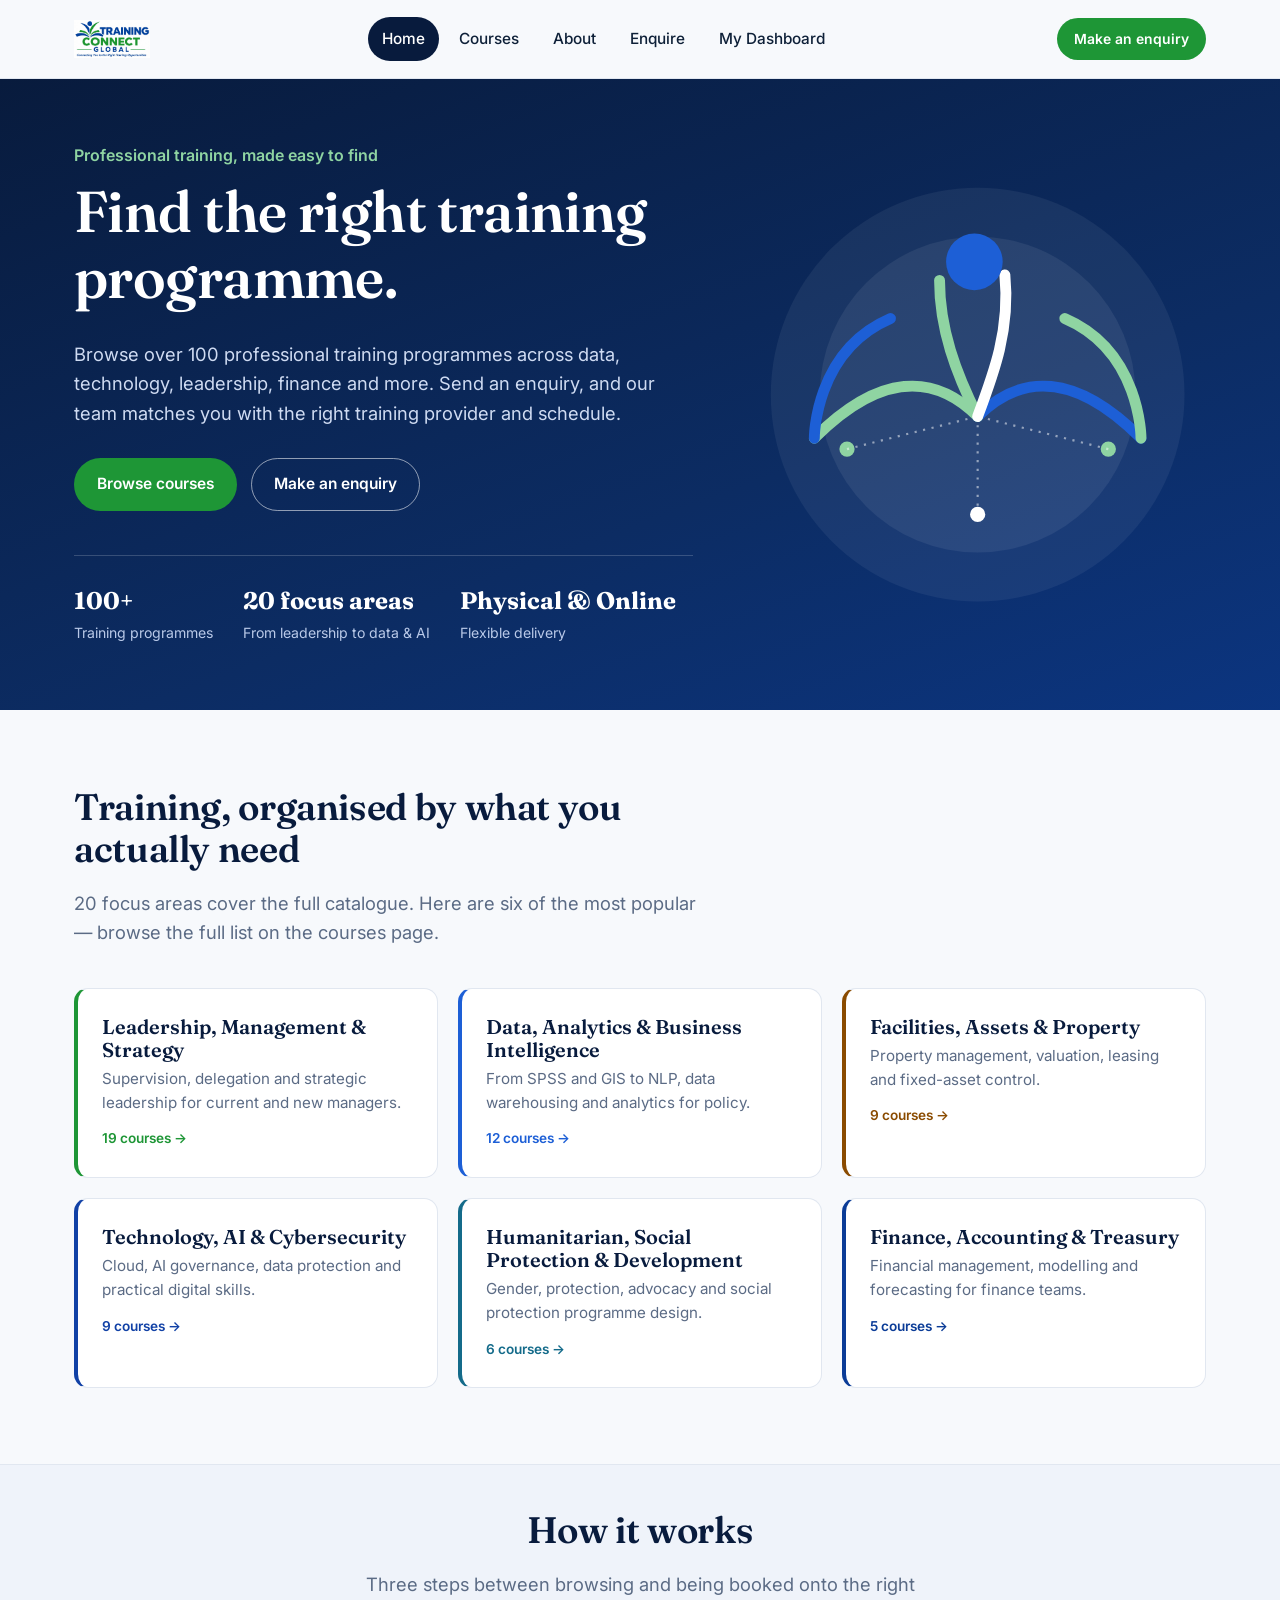
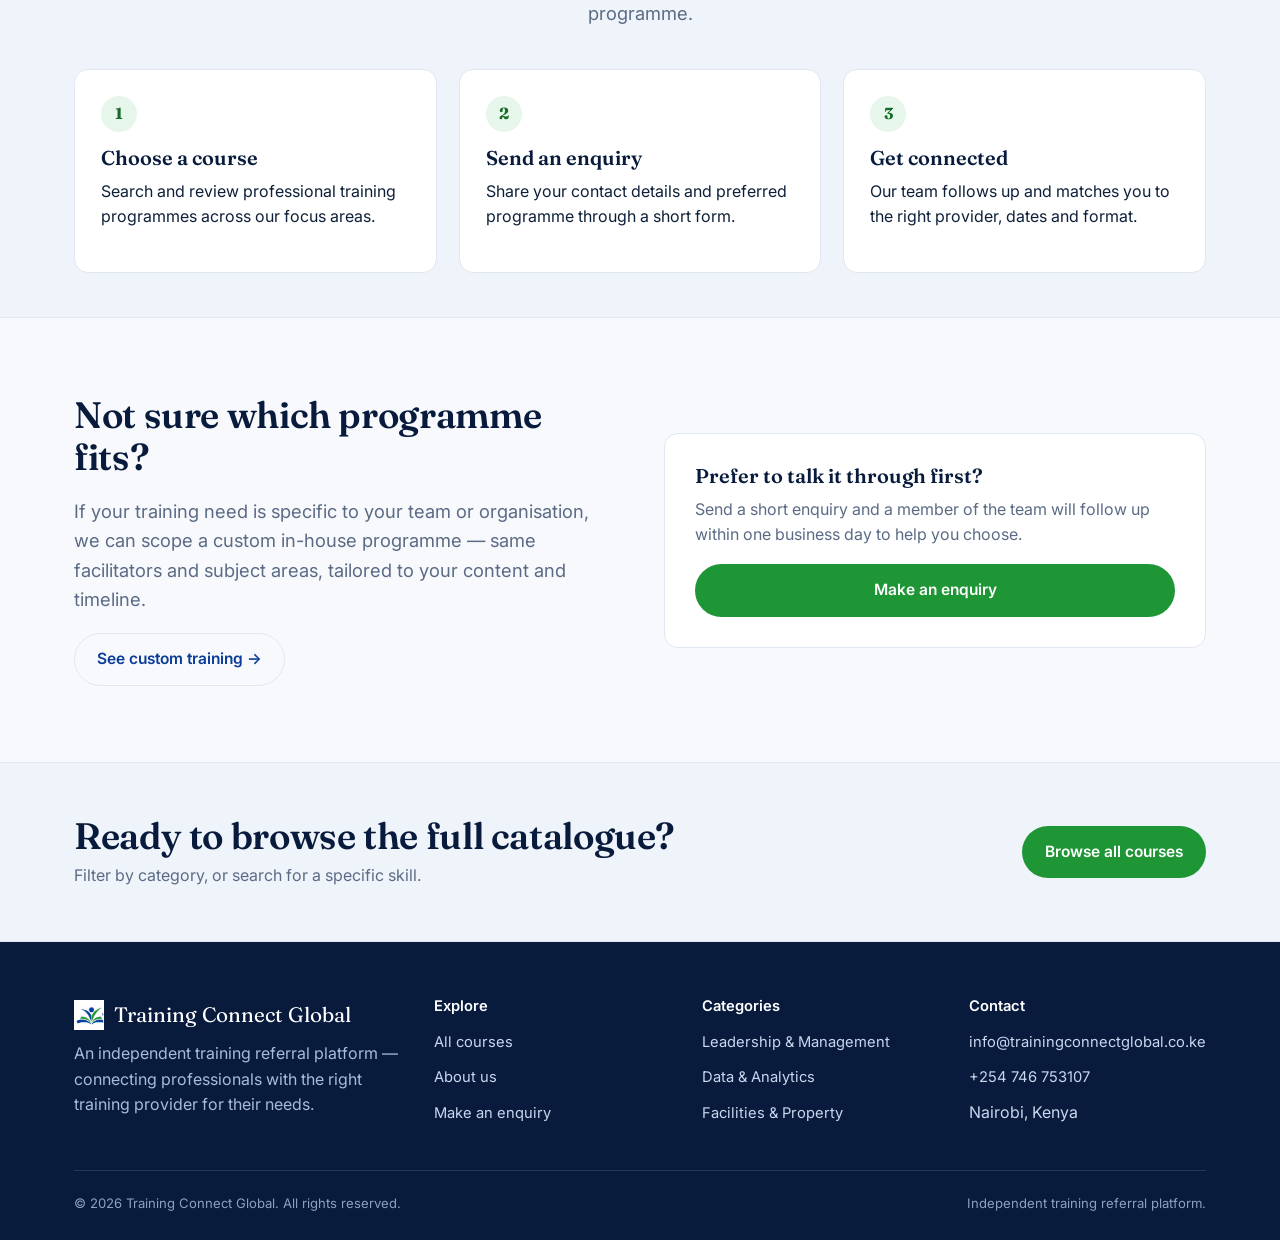
<file: index.html>
<!doctype html>
<html lang="en">
<head>
<meta charset="utf-8">
<meta name="viewport" content="width=device-width,initial-scale=1">
<title>Training Connect Global — Connecting You to the Right Training Opportunities</title>
<meta name="description" content="Browse professional training programmes across data, ICT, leadership, finance, HR and more, and get connected with the right training provider.">
<link rel="icon" href="assets/favicon-32.png" sizes="32x32">
<link rel="apple-touch-icon" href="assets/favicon-192.png">
<link rel="preconnect" href="https://fonts.googleapis.com">
<link rel="preconnect" href="https://fonts.gstatic.com" crossorigin>
<link href="https://fonts.googleapis.com/css2?family=Fraunces:opsz,wght@9..144,500;9..144,600;9..144,700&family=Inter:wght@400;500;600;700&display=swap" rel="stylesheet">
<link rel="stylesheet" href="css/styles.css">
</head>
<body data-page="home">

<header class="site-header">
  <div class="wrap">
    <a class="brand" href="index.html"><img src="assets/logo.png" alt="Training Connect Global"></a>
    <nav class="main-nav">
      <a href="index.html" data-nav="home">Home</a>
      <a href="courses.html" data-nav="courses">Courses</a>
      <a href="about.html" data-nav="about">About</a>
      <a href="enquire.html" data-nav="enquire">Enquire</a>
      <a href="dashboard.html" data-nav="dashboard">My Dashboard</a>
    </nav>
    <div class="nav-actions">
      <button class="nav-toggle" aria-label="Toggle menu" aria-expanded="false"><span class="bar bar-top"></span><span class="bar bar-mid"></span><span class="bar bar-bottom"></span></button>
      <a class="btn btn-primary btn-sm" href="enquire.html">Make an enquiry</a>
    </div>
  </div>
</header>

<main>
  <section class="hero">
    <div class="wrap">
      <div class="hero-copy">
        <p class="hero-kicker">Professional training, made easy to find</p>
        <h1>Find the right training programme.</h1>
        <p class="lede">Browse over 100 professional training programmes across data, technology, leadership, finance and more. Send an enquiry, and our team matches you with the right training provider and schedule.</p>
        <div class="hero-ctas">
          <a class="btn btn-primary" href="courses.html">Browse courses</a>
          <a class="btn btn-outline" href="enquire.html">Make an enquiry</a>
        </div>
        <div class="hero-stats">
          <div><b>100+</b><span>Training programmes</span></div>
          <div><b>20 focus areas</b><span>From leadership to data &amp; AI</span></div>
          <div><b>Physical &amp; Online</b><span>Flexible delivery</span></div>
        </div>
      </div>
      <div class="hero-figure" aria-hidden="true">
        <svg viewBox="0 0 420 420" xmlns="http://www.w3.org/2000/svg">
          <circle cx="210" cy="210" r="190" fill="#ffffff" opacity="0.06"/>
          <circle cx="210" cy="210" r="145" fill="#ffffff" opacity="0.07"/>
          <path d="M60 250 C 120 190, 170 190, 210 230" stroke="#8FD4A2" stroke-width="10" fill="none" stroke-linecap="round"/>
          <path d="M60 250 C 60 250, 60 170, 130 140" stroke="#1D5FD6" stroke-width="10" fill="none" stroke-linecap="round"/>
          <path d="M360 250 C 300 190, 250 190, 210 230" stroke="#1D5FD6" stroke-width="10" fill="none" stroke-linecap="round"/>
          <path d="M360 250 C 360 250, 360 170, 290 140" stroke="#8FD4A2" stroke-width="10" fill="none" stroke-linecap="round"/>
          <path d="M210 230 C 190 190, 175 150, 175 105" stroke="#8FD4A2" stroke-width="10" fill="none" stroke-linecap="round"/>
          <path d="M210 230 C 225 190, 240 150, 235 100" stroke="#ffffff" stroke-width="10" fill="none" stroke-linecap="round"/>
          <circle cx="207" cy="88" r="26" fill="#1D5FD6"/>
          <circle cx="90" cy="260" r="7" fill="#8FD4A2"/>
          <circle cx="330" cy="260" r="7" fill="#8FD4A2"/>
          <circle cx="210" cy="320" r="7" fill="#ffffff"/>
          <line x1="210" y1="230" x2="210" y2="320" stroke="#ffffff" stroke-width="2" opacity="0.5" stroke-dasharray="2 6"/>
          <line x1="90" y1="260" x2="210" y2="230" stroke="#ffffff" stroke-width="2" opacity="0.5" stroke-dasharray="2 6"/>
          <line x1="330" y1="260" x2="210" y2="230" stroke="#ffffff" stroke-width="2" opacity="0.5" stroke-dasharray="2 6"/>
        </svg>
      </div>
    </div>
  </section>

  <section class="section" id="categories">
    <div class="wrap">
      <div class="section-head">
        <h2>Training, organised by what you actually need</h2>
        <p class="lede">20 focus areas cover the full catalogue. Here are six of the most popular — browse the full list on the courses page.</p>
      </div>
      <div class="cat-grid">
        <a class="cat-card" style="--accent:#1E9636" href="courses.html?cat=leadership-management-strategy">
          <h3>Leadership, Management &amp; Strategy</h3>
          <p>Supervision, delegation and strategic leadership for current and new managers.</p>
          <span class="count">19 courses →</span>
        </a>
        <a class="cat-card" style="--accent:#1D5FD6" href="courses.html?cat=data-analytics-business-intelligence">
          <h3>Data, Analytics &amp; Business Intelligence</h3>
          <p>From SPSS and GIS to NLP, data warehousing and analytics for policy.</p>
          <span class="count">12 courses →</span>
        </a>
        <a class="cat-card" style="--accent:#8A4B00" href="courses.html?cat=facilities-assets-property">
          <h3>Facilities, Assets &amp; Property</h3>
          <p>Property management, valuation, leasing and fixed-asset control.</p>
          <span class="count">9 courses →</span>
        </a>
        <a class="cat-card" style="--accent:#1141A6" href="courses.html?cat=technology-ai-cybersecurity">
          <h3>Technology, AI &amp; Cybersecurity</h3>
          <p>Cloud, AI governance, data protection and practical digital skills.</p>
          <span class="count">9 courses →</span>
        </a>
        <a class="cat-card" style="--accent:#146B8A" href="courses.html?cat=humanitarian-social-protection">
          <h3>Humanitarian, Social Protection &amp; Development</h3>
          <p>Gender, protection, advocacy and social protection programme design.</p>
          <span class="count">6 courses →</span>
        </a>
        <a class="cat-card" style="--accent:#0B3C97" href="courses.html?cat=finance-accounting-treasury">
          <h3>Finance, Accounting &amp; Treasury</h3>
          <p>Financial management, modelling and forecasting for finance teams.</p>
          <span class="count">5 courses →</span>
        </a>
      </div>
    </div>
  </section>

  <section class="section section-tight" style="background:var(--paper-alt);border-top:1px solid var(--line);border-bottom:1px solid var(--line)">
    <div class="wrap">
      <div class="section-head center" style="margin-left:auto;margin-right:auto">
        <h2>How it works</h2>
        <p class="lede" style="margin-left:auto;margin-right:auto">Three steps between browsing and being booked onto the right programme.</p>
      </div>
      <div class="steps">
        <div class="step">
          <div class="num">1</div>
          <h3>Choose a course</h3>
          <p>Search and review professional training programmes across our focus areas.</p>
        </div>
        <div class="step">
          <div class="num">2</div>
          <h3>Send an enquiry</h3>
          <p>Share your contact details and preferred programme through a short form.</p>
        </div>
        <div class="step">
          <div class="num">3</div>
          <h3>Get connected</h3>
          <p>Our team follows up and matches you to the right provider, dates and format.</p>
        </div>
      </div>
    </div>
  </section>

  <section class="section">
    <div class="wrap two-col">
      <div>
        <h2>Not sure which programme fits?</h2>
        <p class="lede">If your training need is specific to your team or organisation, we can scope a custom in-house programme — same facilitators and subject areas, tailored to your content and timeline.</p>
        <a class="btn btn-line" href="courses.html?cat=custom">See custom training →</a>
      </div>
      <div class="panel">
        <h3>Prefer to talk it through first?</h3>
        <p class="muted">Send a short enquiry and a member of the team will follow up within one business day to help you choose.</p>
        <a class="btn btn-primary btn-block" href="enquire.html">Make an enquiry</a>
      </div>
    </div>
  </section>

  <section class="cta-band">
    <div class="wrap">
      <div>
        <h2>Ready to browse the full catalogue?</h2>
        <p class="muted" style="margin:0">Filter by category, or search for a specific skill.</p>
      </div>
      <a class="btn btn-primary" href="courses.html">Browse all courses</a>
    </div>
  </section>
</main>

<footer class="site-footer">
  <div class="wrap">
    <div class="foot-grid">
      <div>
        <div class="foot-brand"><img class="mark" src="assets/icon-square.png" alt=""> Training Connect Global</div>
        <p class="muted" style="color:#A9BBDD">An independent training referral platform — connecting professionals with the right training provider for their needs.</p>
      </div>
      <div>
        <h4>Explore</h4>
        <ul>
          <li><a href="courses.html">All courses</a></li>
          <li><a href="about.html">About us</a></li>
          <li><a href="enquire.html">Make an enquiry</a></li>
        </ul>
      </div>
      <div>
        <h4>Categories</h4>
        <ul>
          <li><a href="courses.html?cat=leadership-management-strategy">Leadership &amp; Management</a></li>
          <li><a href="courses.html?cat=data-analytics-business-intelligence">Data &amp; Analytics</a></li>
          <li><a href="courses.html?cat=facilities-assets-property">Facilities &amp; Property</a></li>
        </ul>
      </div>
      <div>
        <h4>Contact</h4>
        <ul>
          <li><a href="mailto:info@trainingconnectglobal.co.ke">info@trainingconnectglobal.co.ke</a></li>
          <li><a href="tel:+254746753107">+254 746 753107</a></li>
          <li>Nairobi, Kenya</li>
        </ul>
      </div>
    </div>
    <div class="foot-bottom">
      <span>© <span data-year></span> Training Connect Global. All rights reserved.</span>
      <span>Independent training referral platform.</span>
    </div>
  </div>
</footer>

<script src="js/courses-data.js"></script>
<script src="js/app.js"></script>
</body>
</html>
</file>
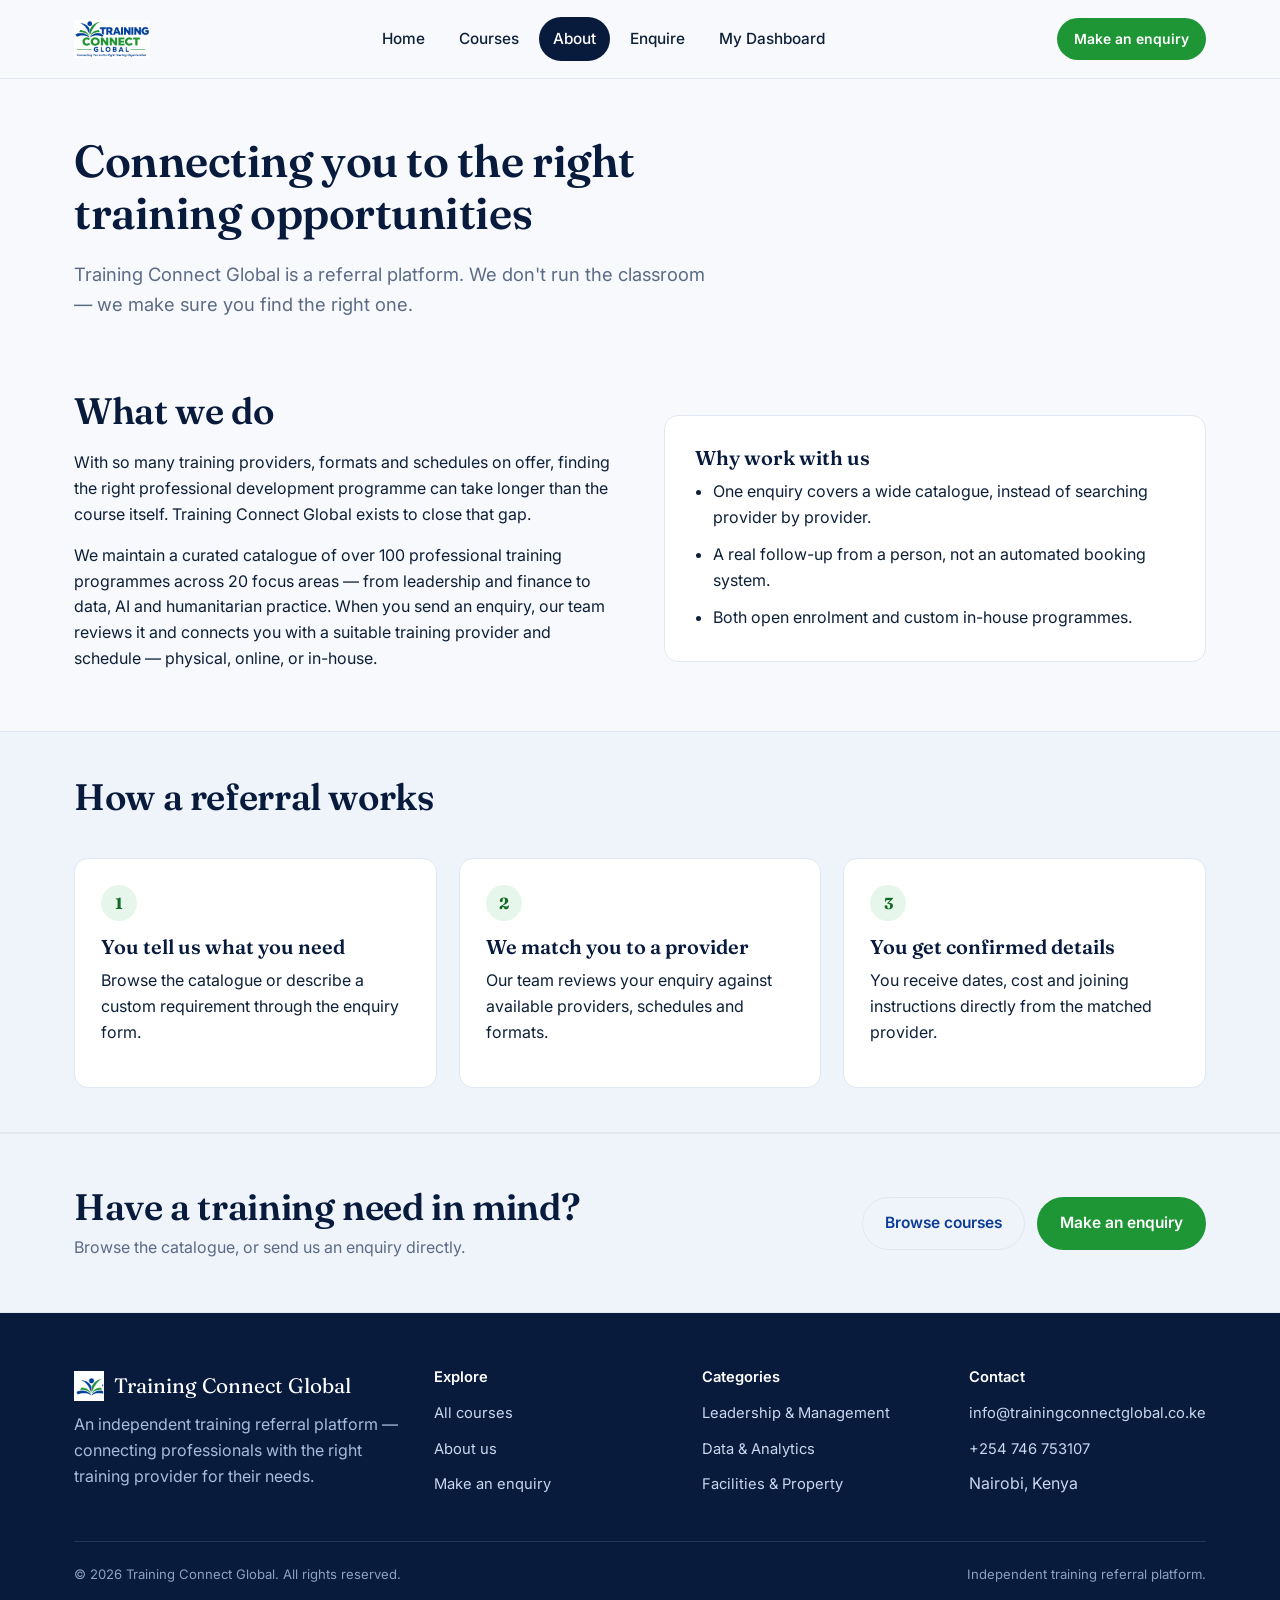
<file: about.html>
<!doctype html>
<html lang="en">
<head>
<meta charset="utf-8">
<meta name="viewport" content="width=device-width,initial-scale=1">
<title>About Us — Training Connect Global</title>
<meta name="description" content="Training Connect Global is an independent training referral platform connecting professionals with the right training provider.">
<link rel="icon" href="assets/favicon-32.png" sizes="32x32">
<link rel="apple-touch-icon" href="assets/favicon-192.png">
<link rel="preconnect" href="https://fonts.googleapis.com">
<link rel="preconnect" href="https://fonts.gstatic.com" crossorigin>
<link href="https://fonts.googleapis.com/css2?family=Fraunces:opsz,wght@9..144,500;9..144,600;9..144,700&family=Inter:wght@400;500;600;700&display=swap" rel="stylesheet">
<link rel="stylesheet" href="css/styles.css">
</head>
<body data-page="about">

<header class="site-header">
  <div class="wrap">
    <a class="brand" href="index.html"><img src="assets/logo.png" alt="Training Connect Global"></a>
    <nav class="main-nav">
      <a href="index.html" data-nav="home">Home</a>
      <a href="courses.html" data-nav="courses">Courses</a>
      <a href="about.html" data-nav="about">About</a>
      <a href="enquire.html" data-nav="enquire">Enquire</a>
      <a href="dashboard.html" data-nav="dashboard">My Dashboard</a>
    </nav>
    <div class="nav-actions">
      <button class="nav-toggle" aria-label="Toggle menu" aria-expanded="false"><span class="bar bar-top"></span><span class="bar bar-mid"></span><span class="bar bar-bottom"></span></button>
      <a class="btn btn-primary btn-sm" href="enquire.html">Make an enquiry</a>
    </div>
  </div>
</header>

<main>
  <section class="section" style="padding-top:56px;padding-bottom:8px">
    <div class="wrap">
      <div class="section-head" style="margin-bottom:0">
        <h1 style="font-size:clamp(2rem,4vw,2.8rem)">Connecting you to the right training opportunities</h1>
        <p class="lede">Training Connect Global is a referral platform. We don't run the classroom — we make sure you find the right one.</p>
      </div>
    </div>
  </section>

  <section class="section-tight">
    <div class="wrap two-col">
      <div>
        <h2>What we do</h2>
        <p>With so many training providers, formats and schedules on offer, finding the right professional development programme can take longer than the course itself. Training Connect Global exists to close that gap.</p>
        <p>We maintain a curated catalogue of over 100 professional training programmes across 20 focus areas — from leadership and finance to data, AI and humanitarian practice. When you send an enquiry, our team reviews it and connects you with a suitable training provider and schedule — physical, online, or in-house.</p>
      </div>
      <div class="panel">
        <h3>Why work with us</h3>
        <ul style="margin:0;display:flex;flex-direction:column;gap:12px;padding-left:1.1em">
          <li>One enquiry covers a wide catalogue, instead of searching provider by provider.</li>
          <li>A real follow-up from a person, not an automated booking system.</li>
          <li>Both open enrolment and custom in-house programmes.</li>
        </ul>
      </div>
    </div>
  </section>

  <section class="section-tight" style="background:var(--paper-alt);border-top:1px solid var(--line);border-bottom:1px solid var(--line)">
    <div class="wrap">
      <div class="section-head">
        <h2>How a referral works</h2>
      </div>
      <div class="steps">
        <div class="step">
          <div class="num">1</div>
          <h3>You tell us what you need</h3>
          <p>Browse the catalogue or describe a custom requirement through the enquiry form.</p>
        </div>
        <div class="step">
          <div class="num">2</div>
          <h3>We match you to a provider</h3>
          <p>Our team reviews your enquiry against available providers, schedules and formats.</p>
        </div>
        <div class="step">
          <div class="num">3</div>
          <h3>You get confirmed details</h3>
          <p>You receive dates, cost and joining instructions directly from the matched provider.</p>
        </div>
      </div>
    </div>
  </section>

  <section class="cta-band">
    <div class="wrap">
      <div>
        <h2>Have a training need in mind?</h2>
        <p class="muted" style="margin:0">Browse the catalogue, or send us an enquiry directly.</p>
      </div>
      <div style="display:flex;gap:12px;flex-wrap:wrap">
        <a class="btn btn-line" href="courses.html">Browse courses</a>
        <a class="btn btn-primary" href="enquire.html">Make an enquiry</a>
      </div>
    </div>
  </section>
</main>

<footer class="site-footer">
  <div class="wrap">
    <div class="foot-grid">
      <div>
        <div class="foot-brand"><img class="mark" src="assets/icon-square.png" alt=""> Training Connect Global</div>
        <p class="muted" style="color:#A9BBDD">An independent training referral platform — connecting professionals with the right training provider for their needs.</p>
      </div>
      <div>
        <h4>Explore</h4>
        <ul>
          <li><a href="courses.html">All courses</a></li>
          <li><a href="about.html">About us</a></li>
          <li><a href="enquire.html">Make an enquiry</a></li>
        </ul>
      </div>
      <div>
        <h4>Categories</h4>
        <ul>
          <li><a href="courses.html?cat=leadership-management-strategy">Leadership &amp; Management</a></li>
          <li><a href="courses.html?cat=data-analytics-business-intelligence">Data &amp; Analytics</a></li>
          <li><a href="courses.html?cat=facilities-assets-property">Facilities &amp; Property</a></li>
        </ul>
      </div>
      <div>
        <h4>Contact</h4>
        <ul>
          <li><a href="mailto:info@trainingconnectglobal.co.ke">info@trainingconnectglobal.co.ke</a></li>
          <li><a href="tel:+254746753107">+254 746 753107</a></li>
          <li>Nairobi, Kenya</li>
        </ul>
      </div>
    </div>
    <div class="foot-bottom">
      <span>© <span data-year></span> Training Connect Global. All rights reserved.</span>
      <span>Independent training referral platform.</span>
    </div>
  </div>
</footer>

<script src="js/courses-data.js"></script>
<script src="js/app.js"></script>
</body>
</html>
</file>
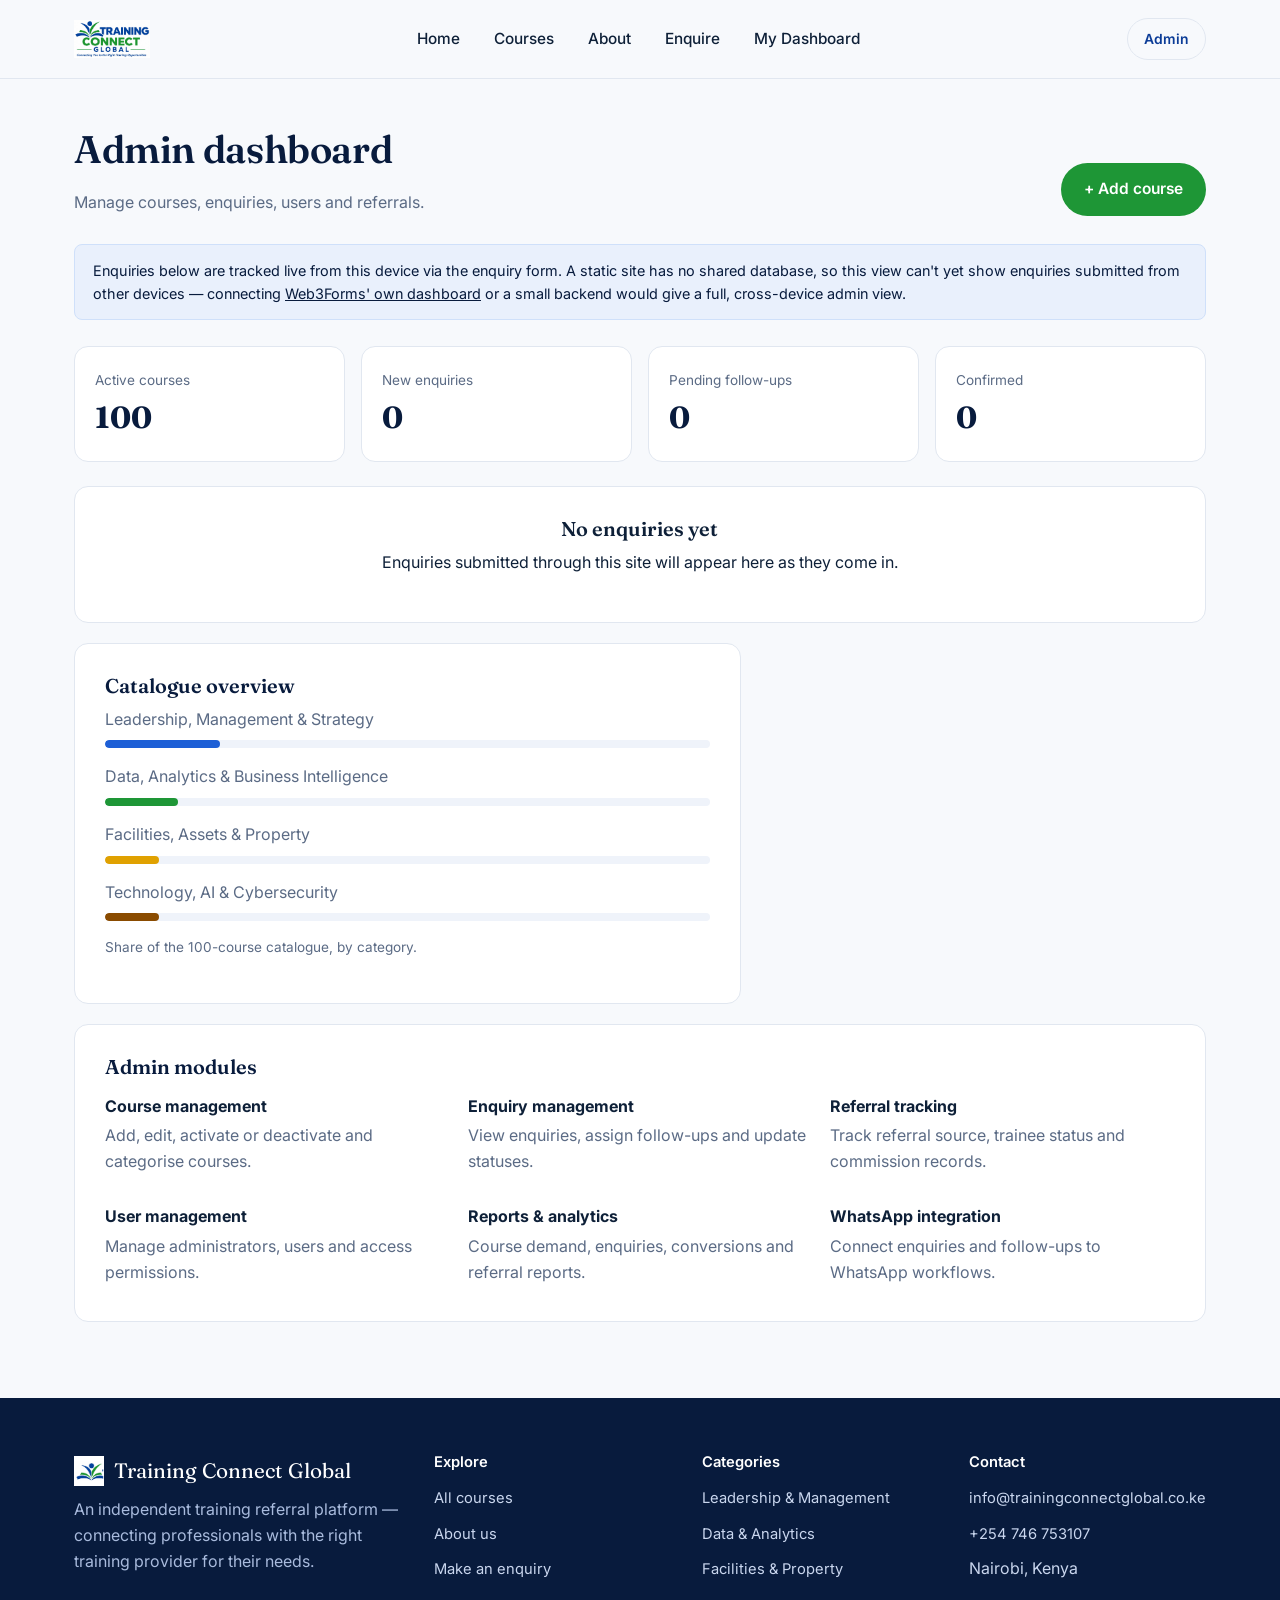
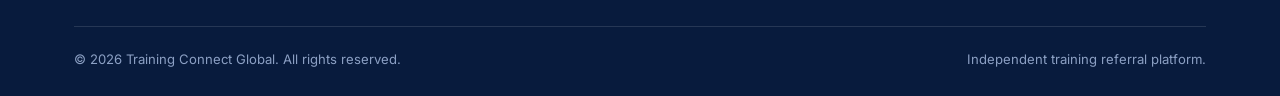
<file: admin.html>
<!doctype html>
<html lang="en">
<head>
<meta charset="utf-8">
<meta name="viewport" content="width=device-width,initial-scale=1">
<title>Admin Dashboard — Training Connect Global</title>
<link rel="icon" href="assets/favicon-32.png" sizes="32x32">
<link rel="apple-touch-icon" href="assets/favicon-192.png">
<link rel="preconnect" href="https://fonts.googleapis.com">
<link rel="preconnect" href="https://fonts.gstatic.com" crossorigin>
<link href="https://fonts.googleapis.com/css2?family=Fraunces:opsz,wght@9..144,500;9..144,600;9..144,700&family=Inter:wght@400;500;600;700&display=swap" rel="stylesheet">
<link rel="stylesheet" href="css/styles.css">
</head>
<body data-page="admin">

<header class="site-header">
  <div class="wrap">
    <a class="brand" href="index.html"><img src="assets/logo.png" alt="Training Connect Global"></a>
    <nav class="main-nav">
      <a href="index.html" data-nav="home">Home</a>
      <a href="courses.html" data-nav="courses">Courses</a>
      <a href="about.html" data-nav="about">About</a>
      <a href="enquire.html" data-nav="enquire">Enquire</a>
      <a href="dashboard.html" data-nav="dashboard">My Dashboard</a>
    </nav>
    <div class="nav-actions">
      <button class="nav-toggle" aria-label="Toggle menu" aria-expanded="false"><span class="bar bar-top"></span><span class="bar bar-mid"></span><span class="bar bar-bottom"></span></button>
      <a class="btn btn-line btn-sm" href="admin.html">Admin</a>
    </div>
  </div>
</header>

<main>
  <section class="section" style="padding-top:48px">
    <div class="wrap">
      <div class="dash-head">
        <div>
          <h1 style="font-size:clamp(1.8rem,3.5vw,2.4rem)">Admin dashboard</h1>
          <p class="muted" style="margin:0">Manage courses, enquiries, users and referrals.</p>
        </div>
        <a class="btn btn-primary" href="courses.html">+ Add course</a>
      </div>

      <div class="notice">Enquiries below are tracked live from this device via the enquiry form. A static site has no shared database, so this view can't yet show enquiries submitted from other devices — connecting <a href="https://web3forms.com" target="_blank" rel="noopener" style="color:var(--navy);text-decoration:underline">Web3Forms' own dashboard</a> or a small backend would give a full, cross-device admin view.</div>

      <div class="stat-row">
        <div class="stat"><span>Active courses</span><b id="statActiveCourses">0</b></div>
        <div class="stat"><span>New enquiries</span><b id="statNewEnquiries">0</b></div>
        <div class="stat"><span>Pending follow-ups</span><b id="statPendingFollowups">0</b></div>
        <div class="stat"><span>Confirmed</span><b id="statConfirmed">0</b></div>
      </div>

      <div class="dash-grid">
        <div class="panel" id="adminTableWrap" hidden>
          <h3>Recent enquiries</h3>
          <table>
            <thead><tr><th>Name</th><th>Course</th><th>Email</th><th>Status</th></tr></thead>
            <tbody id="adminTableBody"></tbody>
          </table>
        </div>
        <div class="panel empty-state" id="adminEmptyState" style="grid-column:1/-1">
          <h3>No enquiries yet</h3>
          <p>Enquiries submitted through this site will appear here as they come in.</p>
        </div>
        <div class="panel">
          <h3>Catalogue overview</h3>
          <p class="muted" style="margin:0 0 4px">Leadership, Management &amp; Strategy</p>
          <div class="bar-track"><span class="bar-fill" style="width:19%"></span></div>
          <p class="muted" style="margin:0 0 4px">Data, Analytics &amp; Business Intelligence</p>
          <div class="bar-track"><span class="bar-fill" style="width:12%;background:var(--green)"></span></div>
          <p class="muted" style="margin:0 0 4px">Facilities, Assets &amp; Property</p>
          <div class="bar-track"><span class="bar-fill" style="width:9%;background:#E0A100"></span></div>
          <p class="muted" style="margin:0 0 4px">Technology, AI &amp; Cybersecurity</p>
          <div class="bar-track"><span class="bar-fill" style="width:9%;background:#8A4B00"></span></div>
          <p class="small-note" style="margin-top:10px">Share of the 100-course catalogue, by category.</p>
        </div>
      </div>

      <div class="panel" style="margin-top:20px">
        <h3>Admin modules</h3>
        <div class="module-grid">
          <div><b>Course management</b><p class="muted" style="margin:4px 0 0">Add, edit, activate or deactivate and categorise courses.</p></div>
          <div><b>Enquiry management</b><p class="muted" style="margin:4px 0 0">View enquiries, assign follow-ups and update statuses.</p></div>
          <div><b>Referral tracking</b><p class="muted" style="margin:4px 0 0">Track referral source, trainee status and commission records.</p></div>
          <div><b>User management</b><p class="muted" style="margin:4px 0 0">Manage administrators, users and access permissions.</p></div>
          <div><b>Reports &amp; analytics</b><p class="muted" style="margin:4px 0 0">Course demand, enquiries, conversions and referral reports.</p></div>
          <div><b>WhatsApp integration</b><p class="muted" style="margin:4px 0 0">Connect enquiries and follow-ups to WhatsApp workflows.</p></div>
        </div>
      </div>
    </div>
  </section>
</main>

<footer class="site-footer">
  <div class="wrap">
    <div class="foot-grid">
      <div>
        <div class="foot-brand"><img class="mark" src="assets/icon-square.png" alt=""> Training Connect Global</div>
        <p class="muted" style="color:#A9BBDD">An independent training referral platform — connecting professionals with the right training provider for their needs.</p>
      </div>
      <div>
        <h4>Explore</h4>
        <ul>
          <li><a href="courses.html">All courses</a></li>
          <li><a href="about.html">About us</a></li>
          <li><a href="enquire.html">Make an enquiry</a></li>
        </ul>
      </div>
      <div>
        <h4>Categories</h4>
        <ul>
          <li><a href="courses.html?cat=leadership-management-strategy">Leadership &amp; Management</a></li>
          <li><a href="courses.html?cat=data-analytics-business-intelligence">Data &amp; Analytics</a></li>
          <li><a href="courses.html?cat=facilities-assets-property">Facilities &amp; Property</a></li>
        </ul>
      </div>
      <div>
        <h4>Contact</h4>
        <ul>
          <li><a href="mailto:info@trainingconnectglobal.co.ke">info@trainingconnectglobal.co.ke</a></li>
          <li><a href="tel:+254746753107">+254 746 753107</a></li>
          <li>Nairobi, Kenya</li>
        </ul>
      </div>
    </div>
    <div class="foot-bottom">
      <span>© <span data-year></span> Training Connect Global. All rights reserved.</span>
      <span>Independent training referral platform.</span>
    </div>
  </div>
</footer>

<script src="js/courses-data.js"></script>
<script src="js/app.js"></script>
<script>tcgInitAdminDashboard();</script>
</body>
</html>
</file>
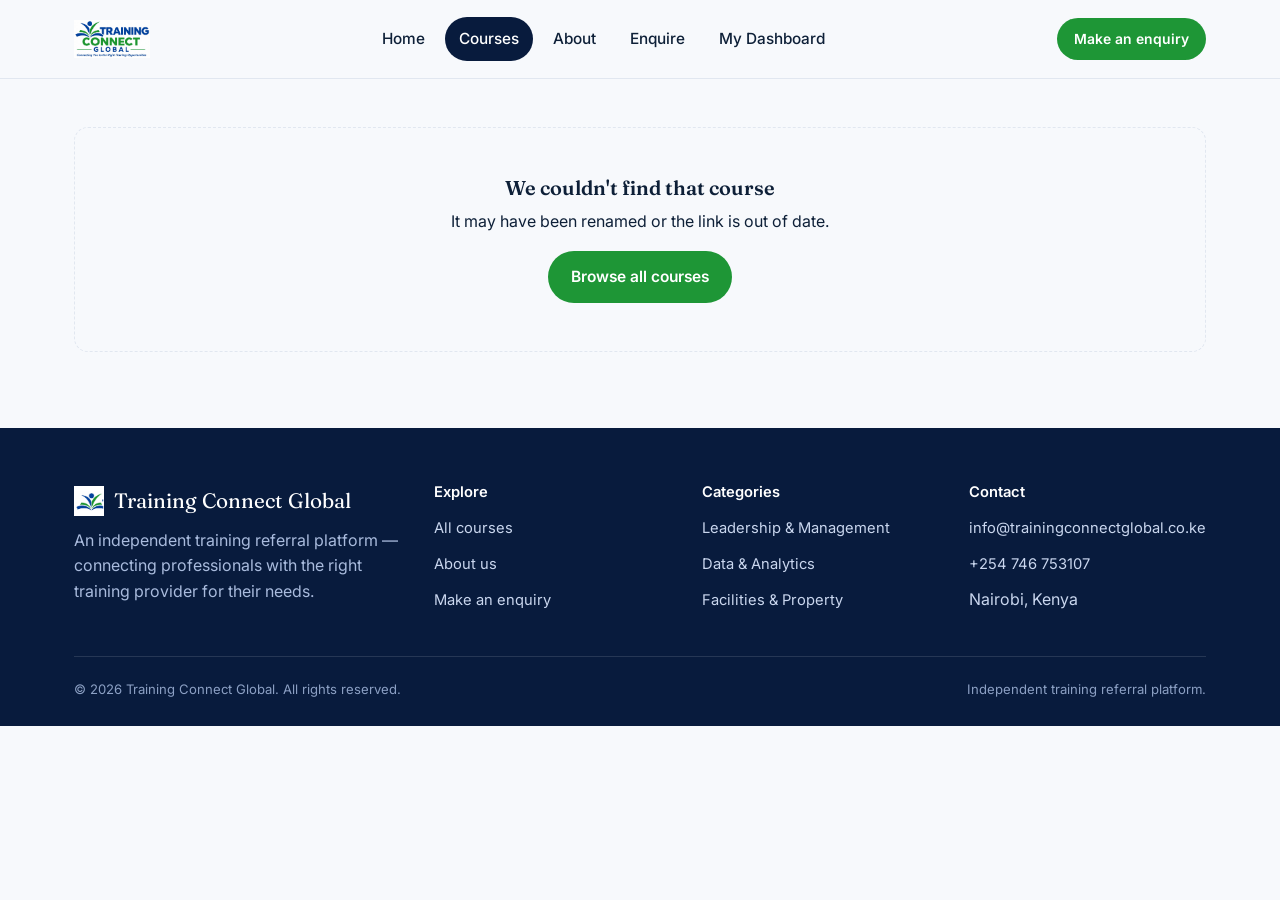
<file: course-detail.html>
<!doctype html>
<html lang="en">
<head>
<meta charset="utf-8">
<meta name="viewport" content="width=device-width,initial-scale=1">
<title>Course details — Training Connect Global</title>
<link rel="icon" href="assets/favicon-32.png" sizes="32x32">
<link rel="apple-touch-icon" href="assets/favicon-192.png">
<link rel="preconnect" href="https://fonts.googleapis.com">
<link rel="preconnect" href="https://fonts.gstatic.com" crossorigin>
<link href="https://fonts.googleapis.com/css2?family=Fraunces:opsz,wght@9..144,500;9..144,600;9..144,700&family=Inter:wght@400;500;600;700&display=swap" rel="stylesheet">
<link rel="stylesheet" href="css/styles.css">
</head>
<body data-page="courses">

<header class="site-header">
  <div class="wrap">
    <a class="brand" href="index.html"><img src="assets/logo.png" alt="Training Connect Global"></a>
    <nav class="main-nav">
      <a href="index.html" data-nav="home">Home</a>
      <a href="courses.html" data-nav="courses">Courses</a>
      <a href="about.html" data-nav="about">About</a>
      <a href="enquire.html" data-nav="enquire">Enquire</a>
      <a href="dashboard.html" data-nav="dashboard">My Dashboard</a>
    </nav>
    <div class="nav-actions">
      <button class="nav-toggle" aria-label="Toggle menu" aria-expanded="false"><span class="bar bar-top"></span><span class="bar bar-mid"></span><span class="bar bar-bottom"></span></button>
      <a class="btn btn-primary btn-sm" href="enquire.html">Make an enquiry</a>
    </div>
  </div>
</header>

<main>
  <section class="section" style="padding-top:48px">
    <div class="wrap" id="courseDetail">
      <!-- Populated by js/app.js (tcgInitCourseDetail) based on ?c= slug -->
    </div>
  </section>
</main>

<footer class="site-footer">
  <div class="wrap">
    <div class="foot-grid">
      <div>
        <div class="foot-brand"><img class="mark" src="assets/icon-square.png" alt=""> Training Connect Global</div>
        <p class="muted" style="color:#A9BBDD">An independent training referral platform — connecting professionals with the right training provider for their needs.</p>
      </div>
      <div>
        <h4>Explore</h4>
        <ul>
          <li><a href="courses.html">All courses</a></li>
          <li><a href="about.html">About us</a></li>
          <li><a href="enquire.html">Make an enquiry</a></li>
        </ul>
      </div>
      <div>
        <h4>Categories</h4>
        <ul>
          <li><a href="courses.html?cat=leadership-management-strategy">Leadership &amp; Management</a></li>
          <li><a href="courses.html?cat=data-analytics-business-intelligence">Data &amp; Analytics</a></li>
          <li><a href="courses.html?cat=facilities-assets-property">Facilities &amp; Property</a></li>
        </ul>
      </div>
      <div>
        <h4>Contact</h4>
        <ul>
          <li><a href="mailto:info@trainingconnectglobal.co.ke">info@trainingconnectglobal.co.ke</a></li>
          <li><a href="tel:+254746753107">+254 746 753107</a></li>
          <li>Nairobi, Kenya</li>
        </ul>
      </div>
    </div>
    <div class="foot-bottom">
      <span>© <span data-year></span> Training Connect Global. All rights reserved.</span>
      <span>Independent training referral platform.</span>
    </div>
  </div>
</footer>

<script src="js/courses-data.js"></script>
<script src="js/app.js"></script>
<script>tcgInitCourseDetail();</script>
</body>
</html>
</file>
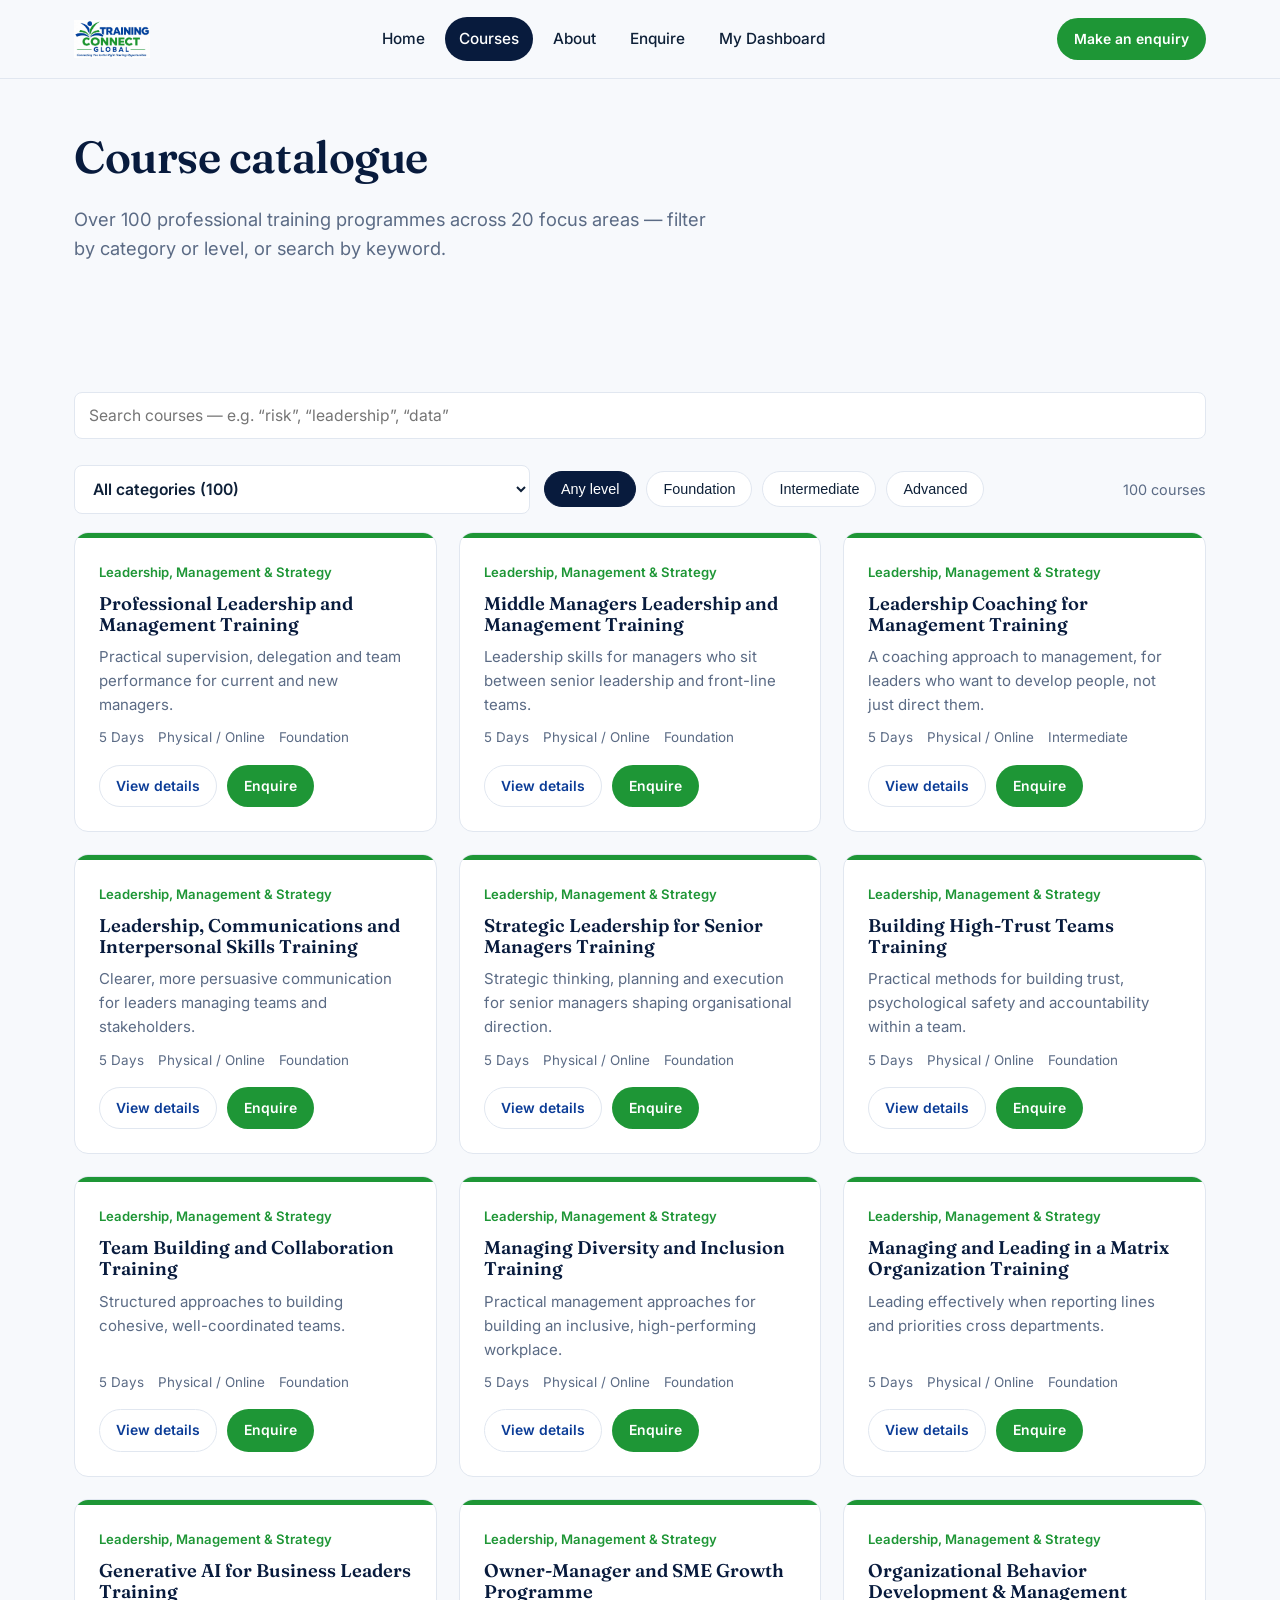
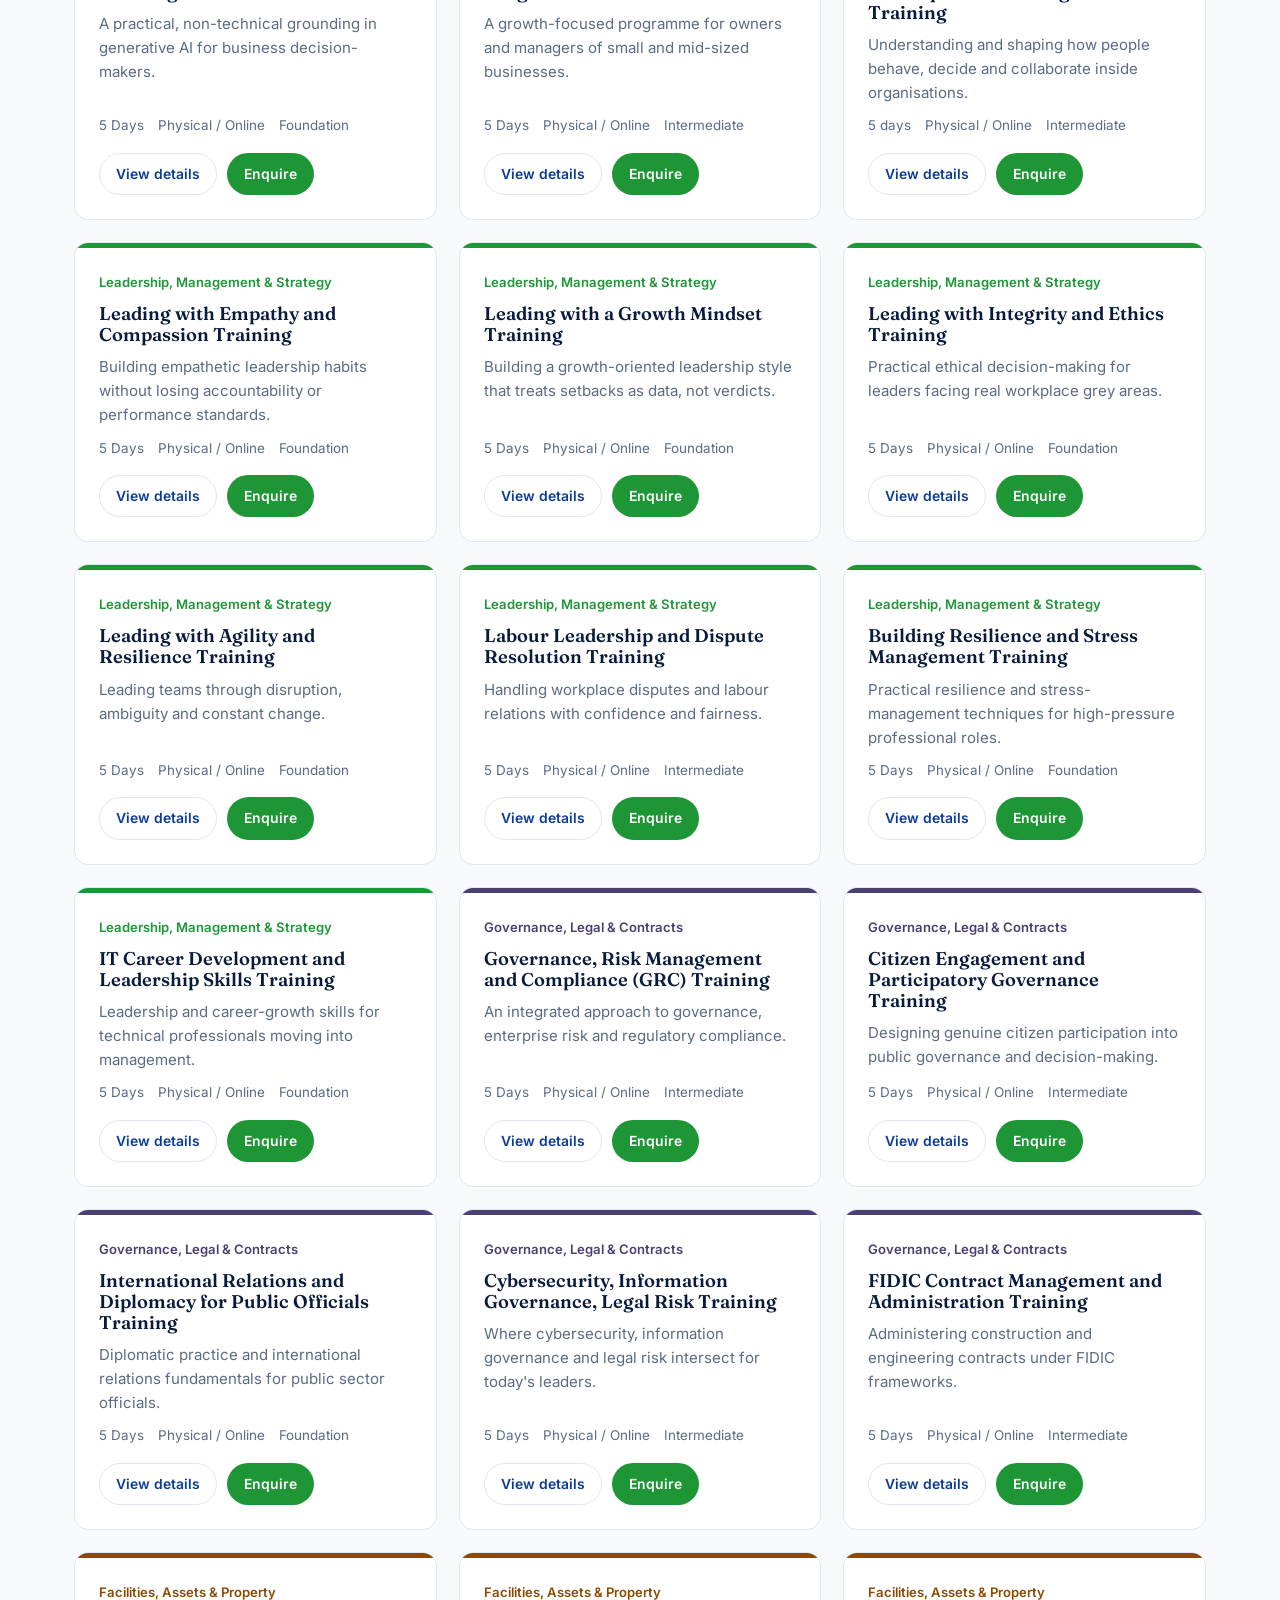
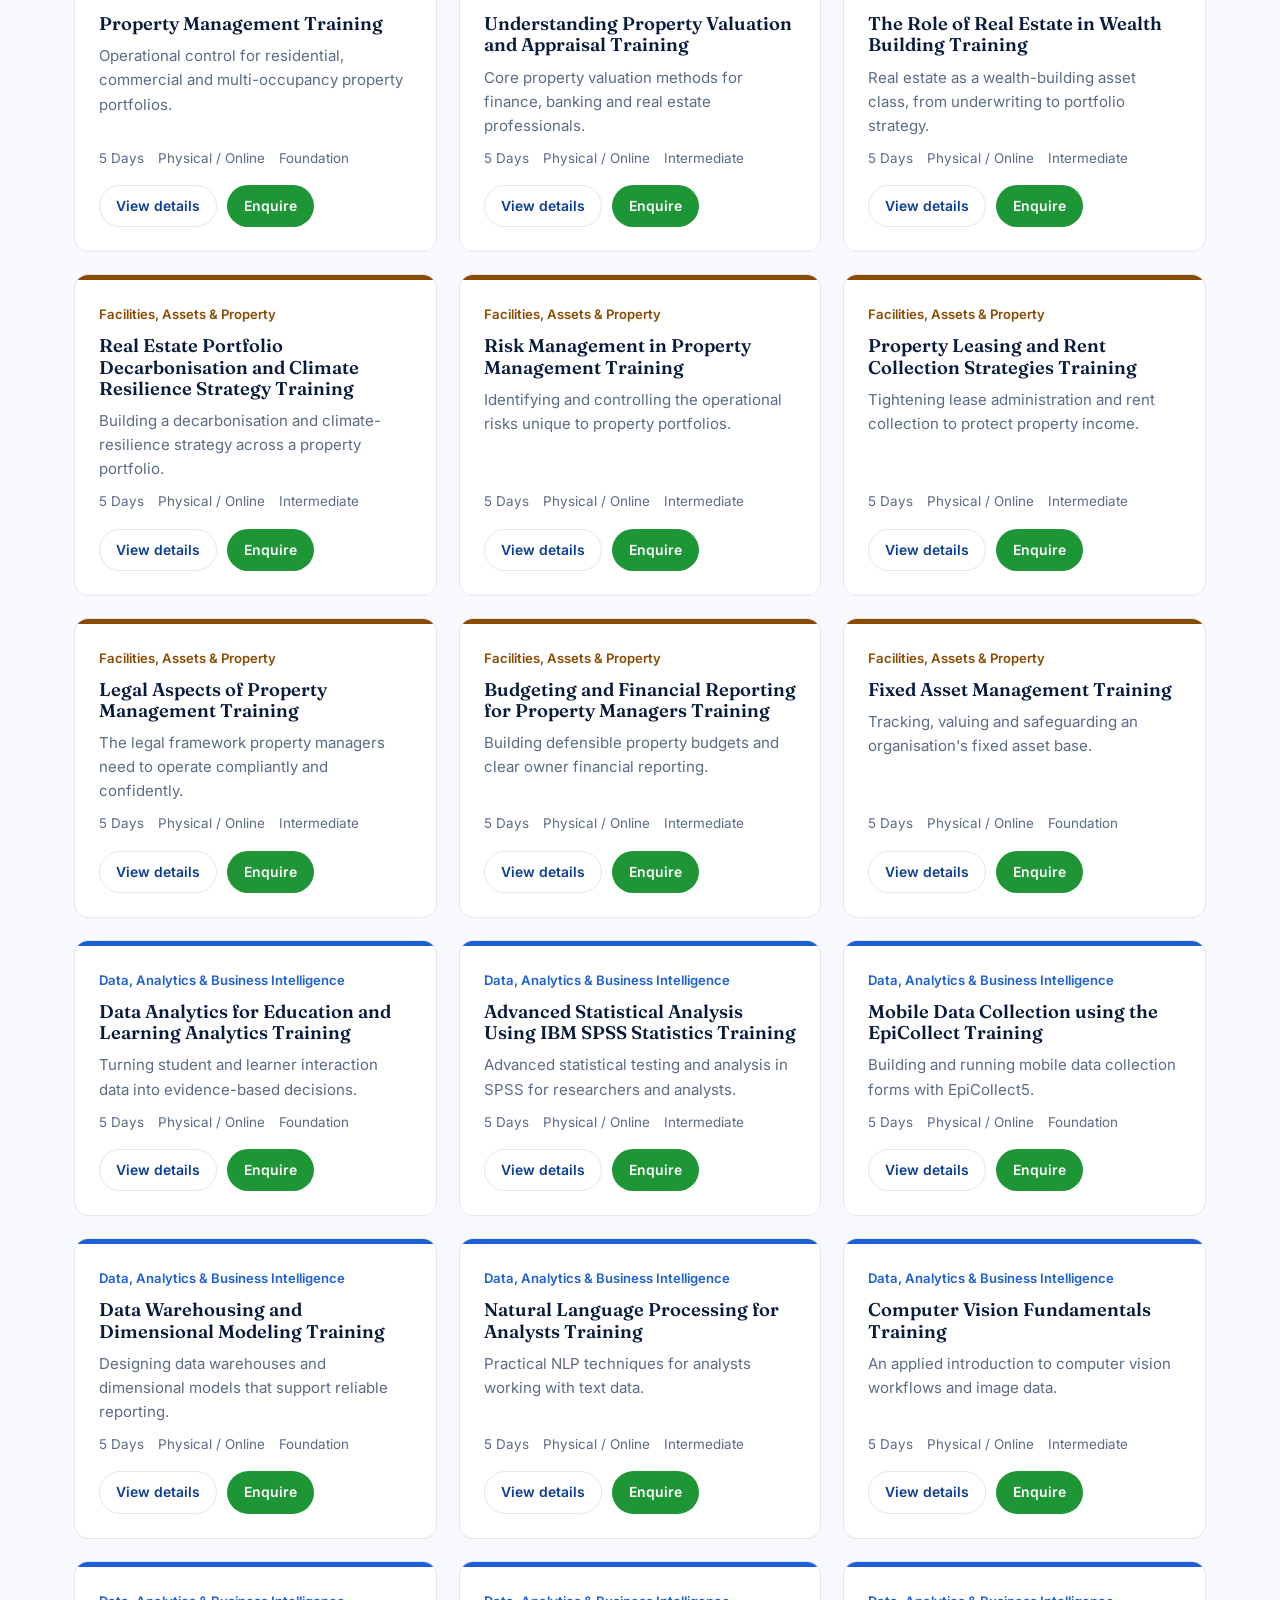
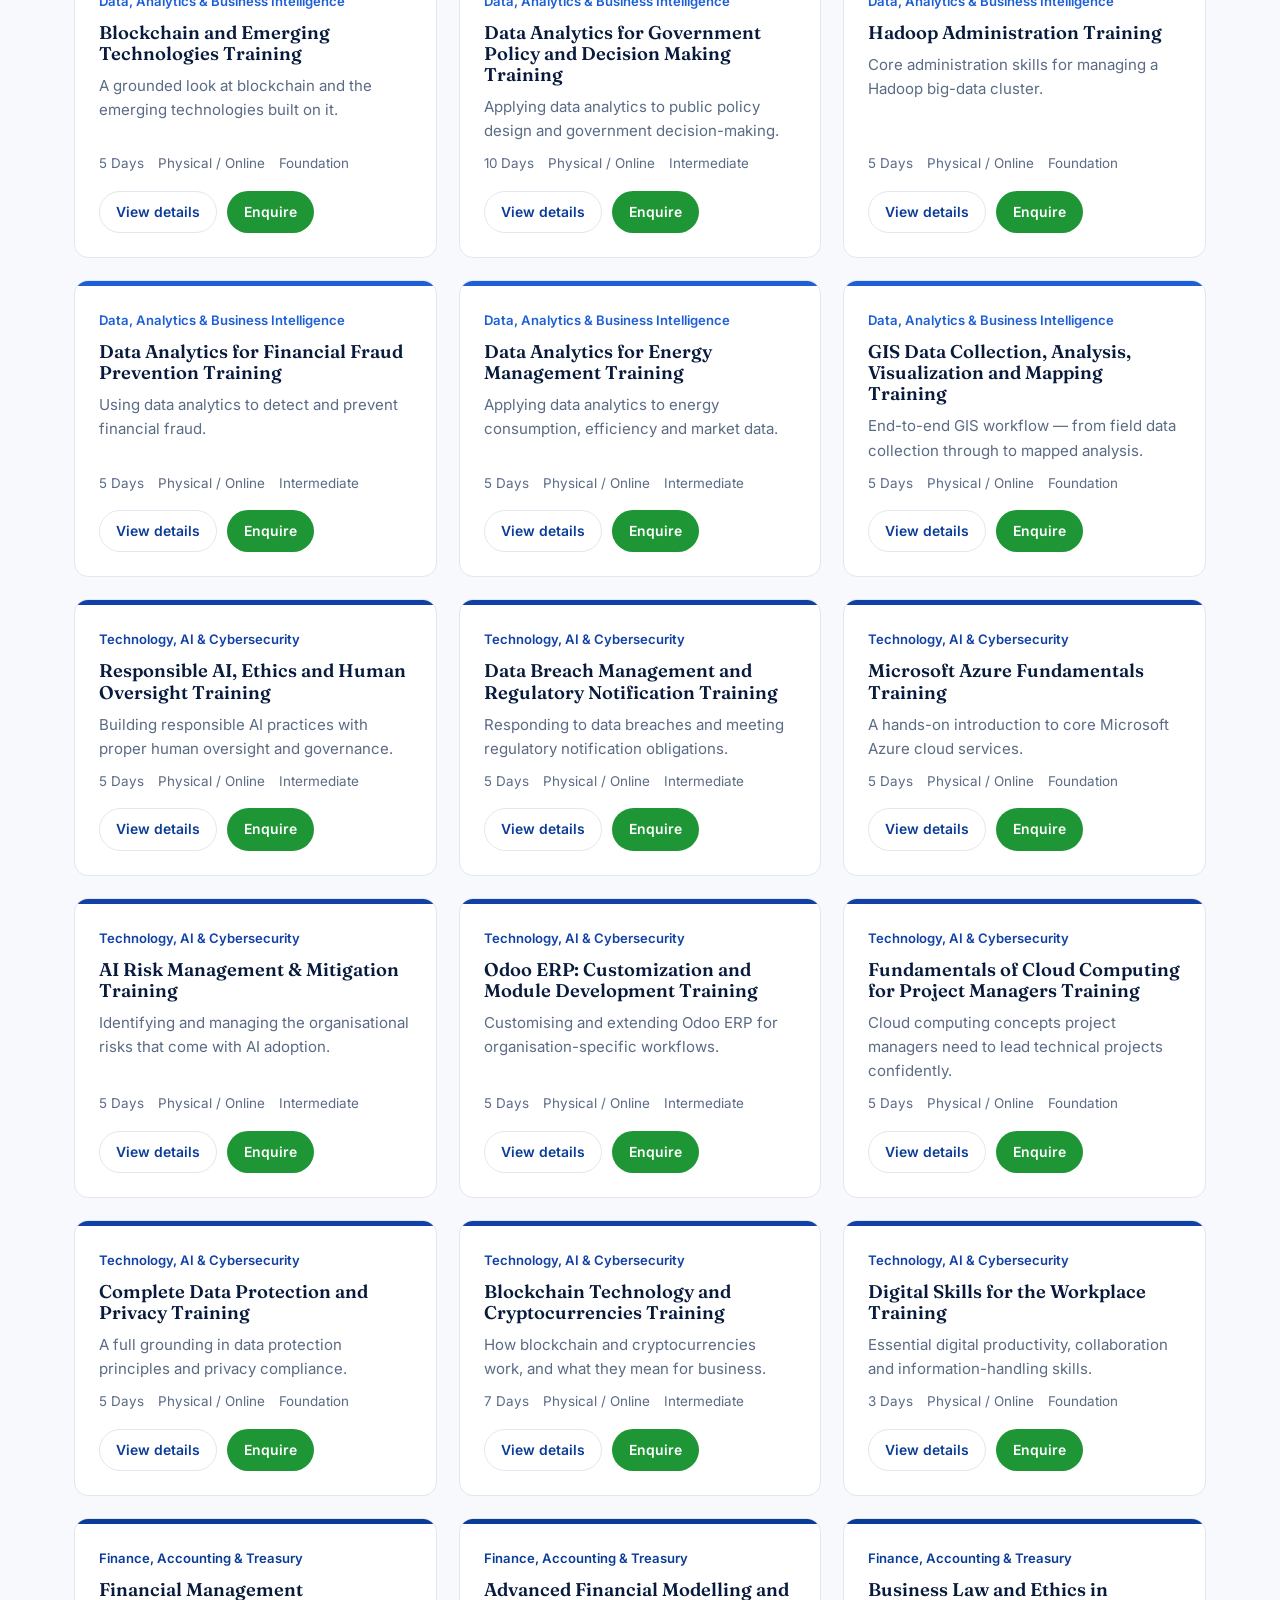
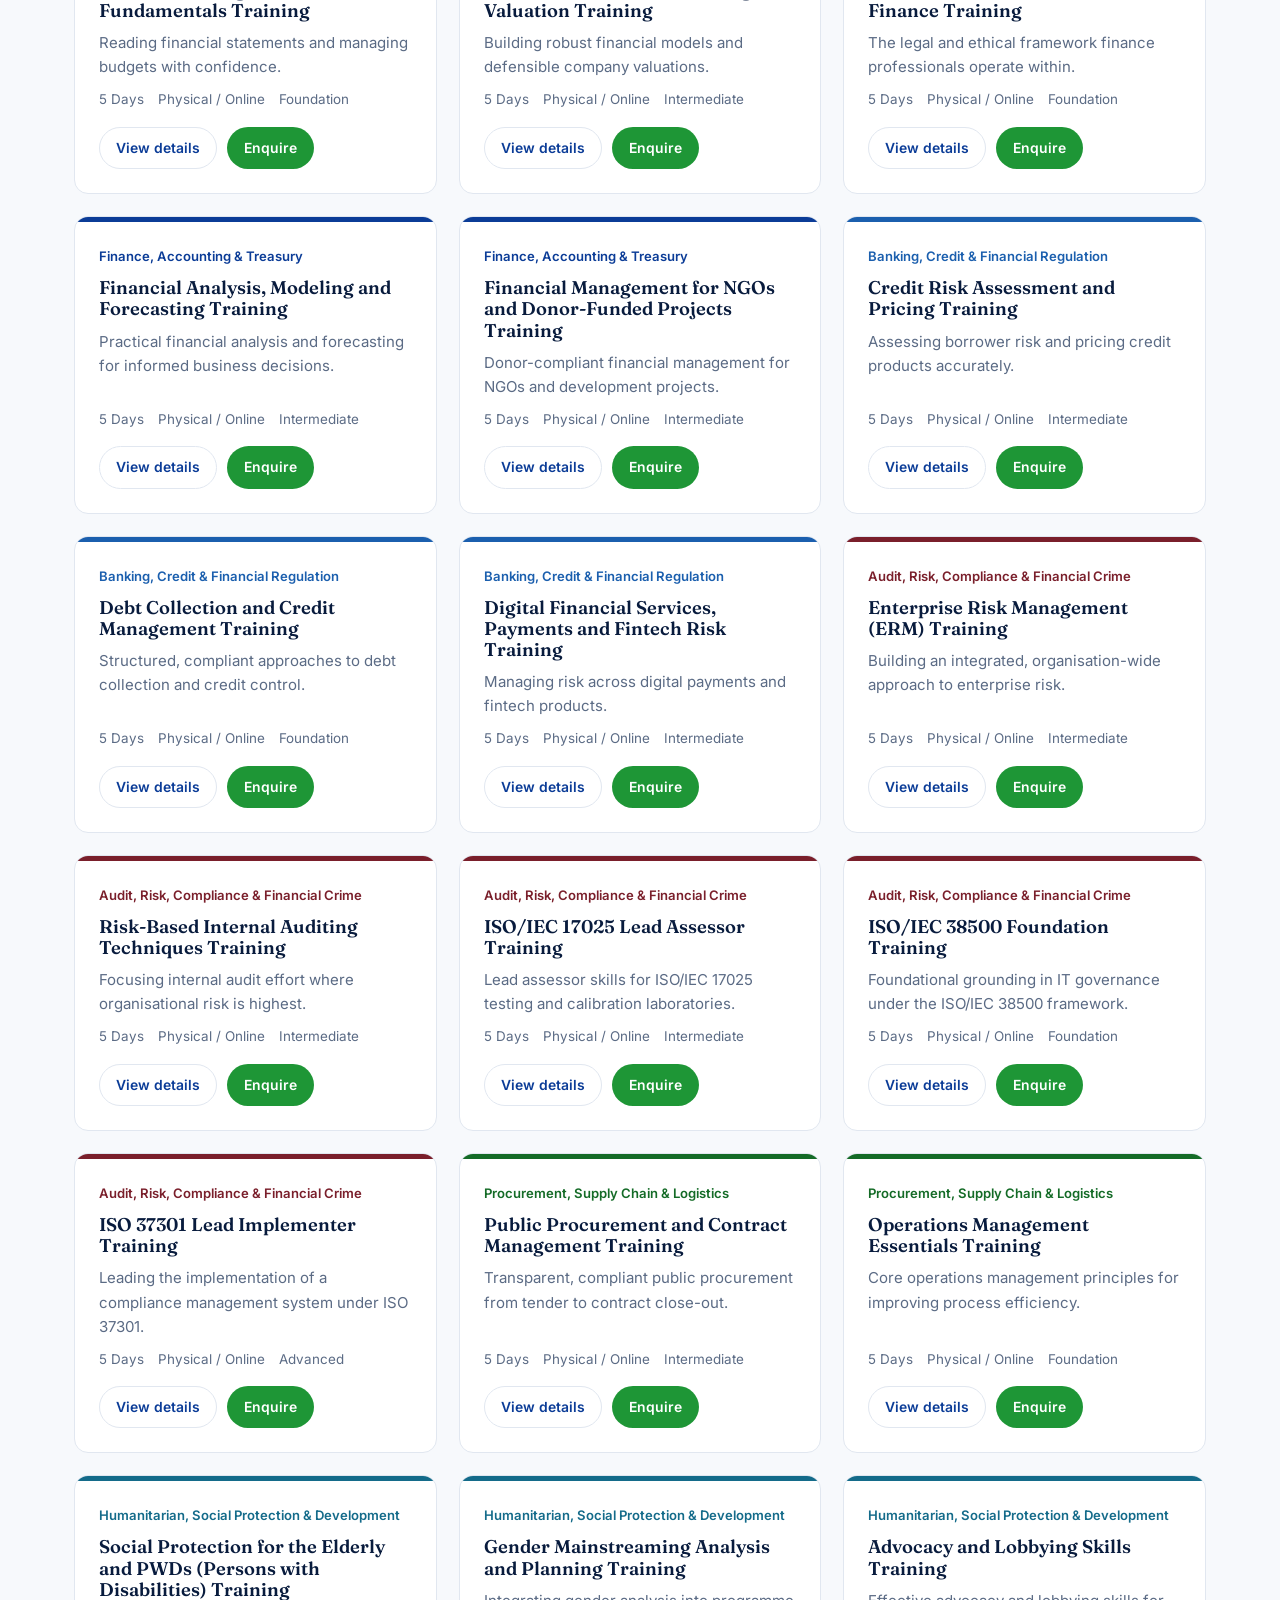
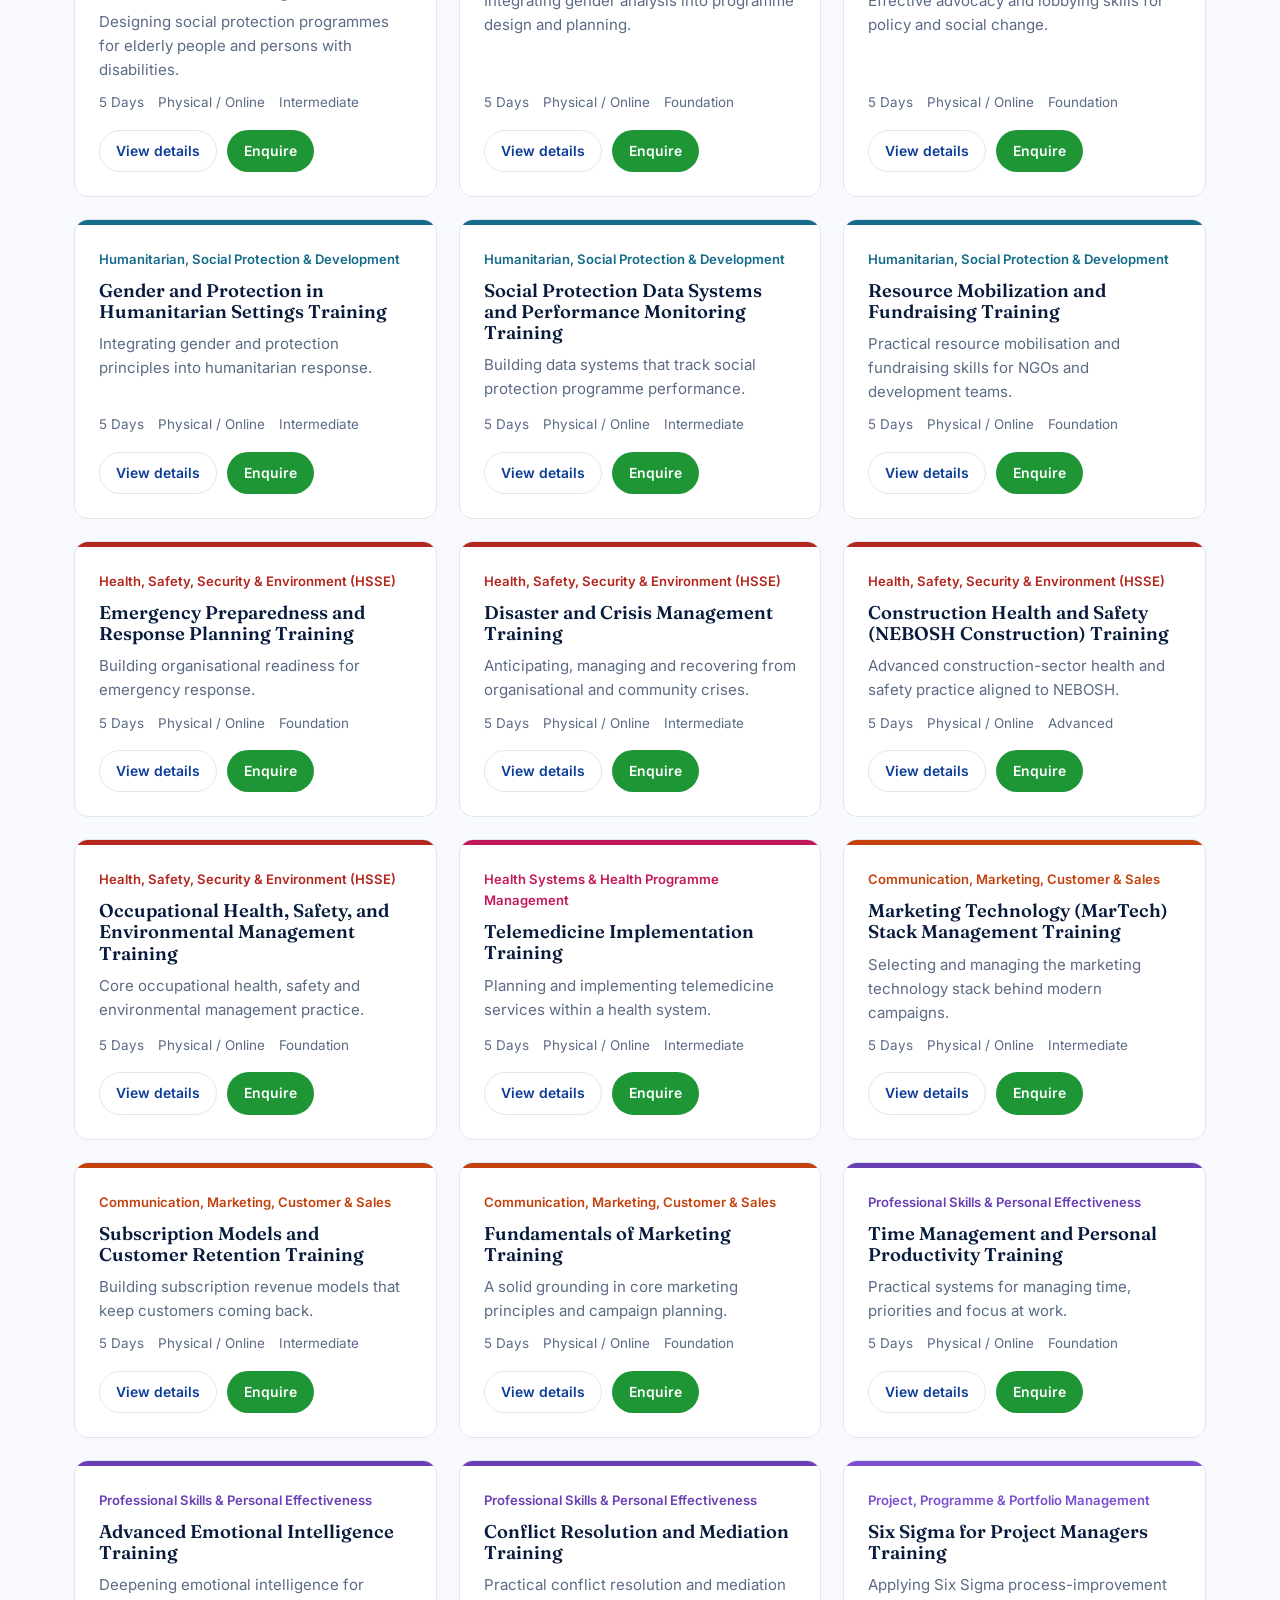
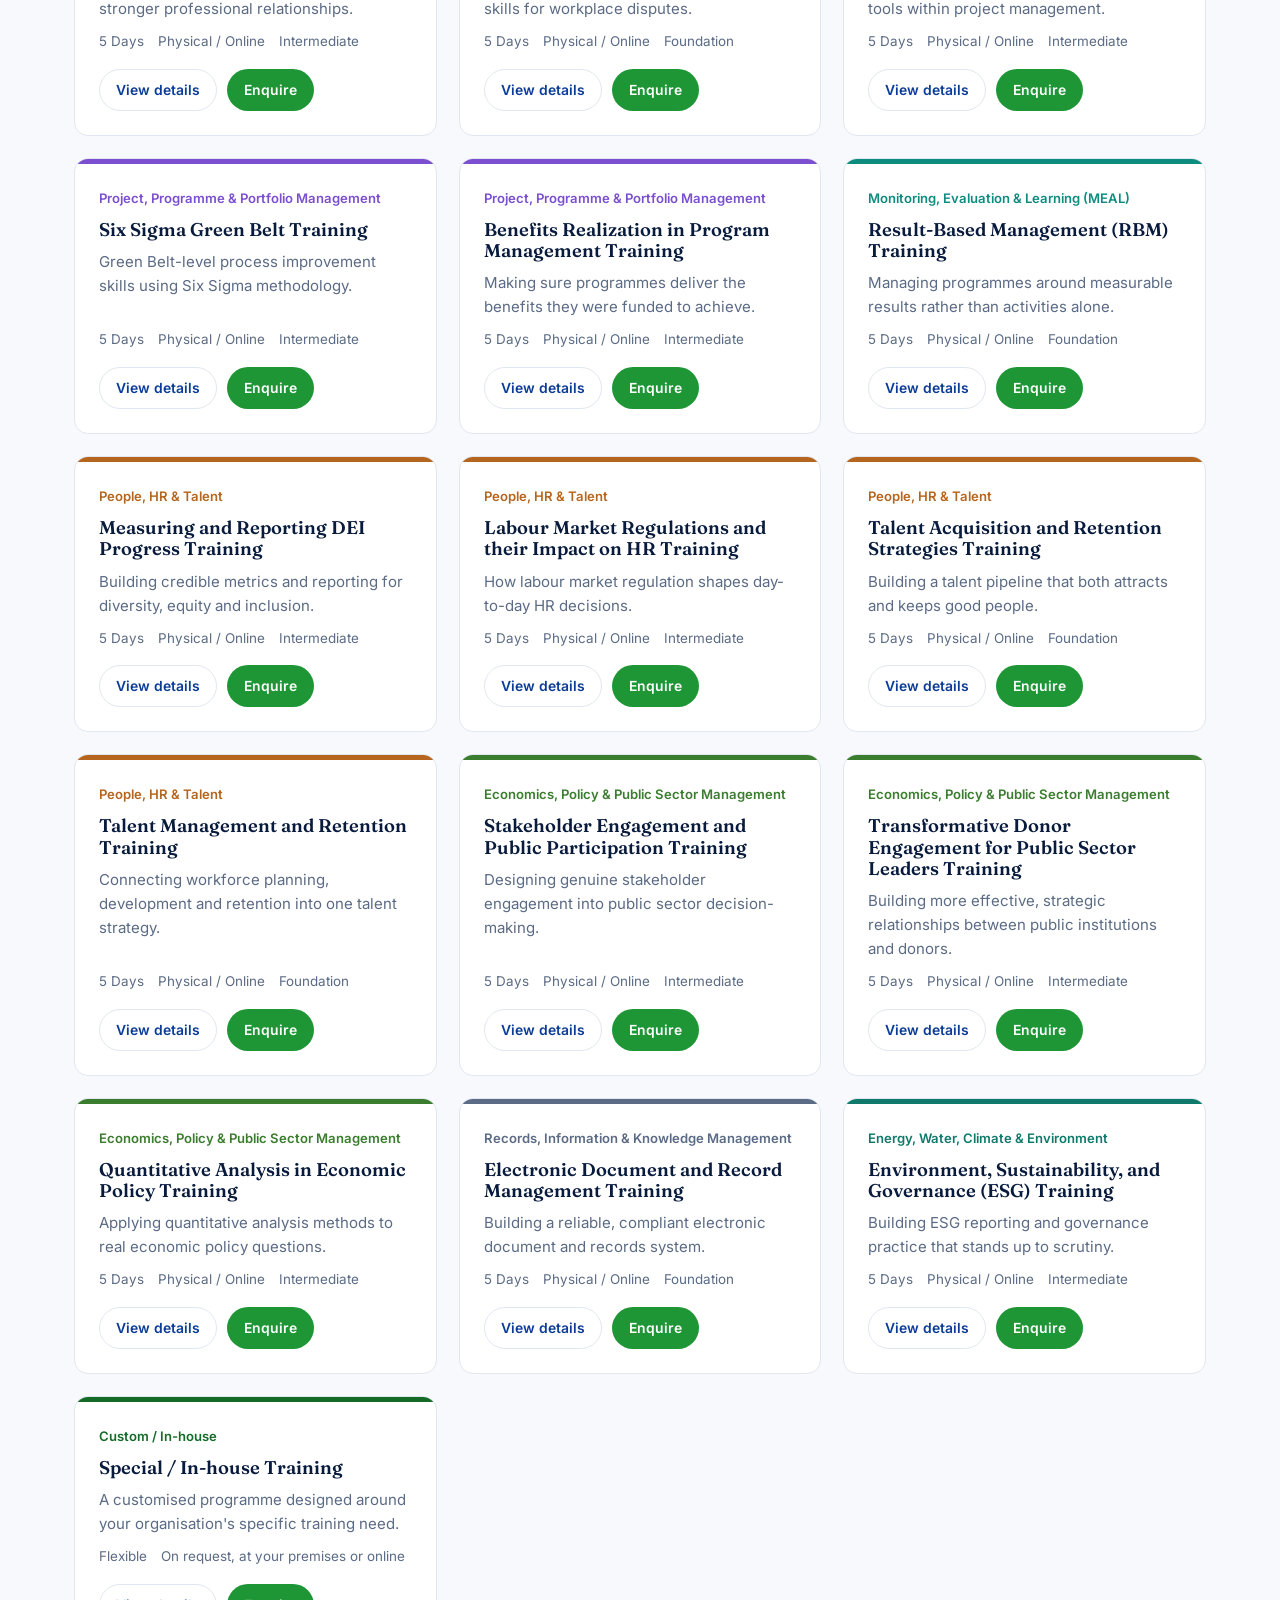
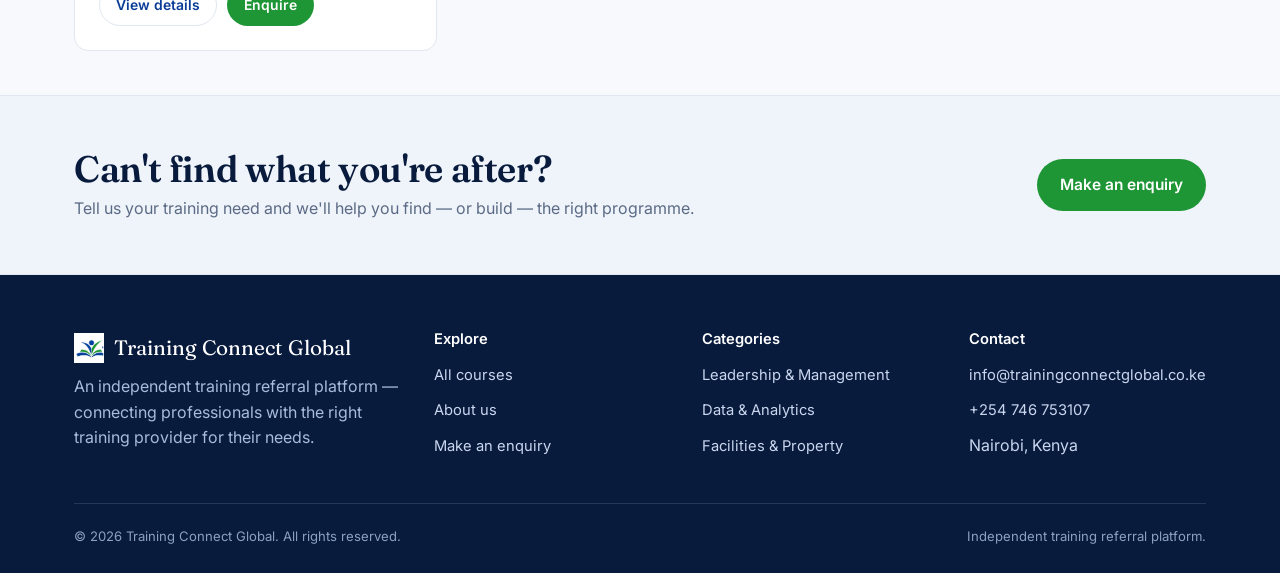
<file: courses.html>
<!doctype html>
<html lang="en">
<head>
<meta charset="utf-8">
<meta name="viewport" content="width=device-width,initial-scale=1">
<title>Browse Courses — Training Connect Global</title>
<meta name="description" content="Browse the full Training Connect Global course catalogue by category, or search for a specific skill.">
<link rel="icon" href="assets/favicon-32.png" sizes="32x32">
<link rel="apple-touch-icon" href="assets/favicon-192.png">
<link rel="preconnect" href="https://fonts.googleapis.com">
<link rel="preconnect" href="https://fonts.gstatic.com" crossorigin>
<link href="https://fonts.googleapis.com/css2?family=Fraunces:opsz,wght@9..144,500;9..144,600;9..144,700&family=Inter:wght@400;500;600;700&display=swap" rel="stylesheet">
<link rel="stylesheet" href="css/styles.css">
</head>
<body data-page="courses">

<header class="site-header">
  <div class="wrap">
    <a class="brand" href="index.html"><img src="assets/logo.png" alt="Training Connect Global"></a>
    <nav class="main-nav">
      <a href="index.html" data-nav="home">Home</a>
      <a href="courses.html" data-nav="courses">Courses</a>
      <a href="about.html" data-nav="about">About</a>
      <a href="enquire.html" data-nav="enquire">Enquire</a>
      <a href="dashboard.html" data-nav="dashboard">My Dashboard</a>
    </nav>
    <div class="nav-actions">
      <button class="nav-toggle" aria-label="Toggle menu" aria-expanded="false"><span class="bar bar-top"></span><span class="bar bar-mid"></span><span class="bar bar-bottom"></span></button>
      <a class="btn btn-primary btn-sm" href="enquire.html">Make an enquiry</a>
    </div>
  </div>
</header>

<main>
  <section class="section-tight" style="padding-top:52px">
    <div class="wrap">
      <div class="section-head">
        <h1 style="font-size:clamp(2rem,4vw,2.8rem)">Course catalogue</h1>
        <p class="lede">Over 100 professional training programmes across 20 focus areas — filter by category or level, or search by keyword.</p>
      </div>
    </div>
  </section>

  <section class="section-tight">
    <div class="wrap">
      <div class="search-row">
        <input type="search" id="courseSearch" placeholder="Search courses — e.g. “risk”, “leadership”, “data”">
      </div>
      <div class="filter-controls">
        <select id="categorySelect" aria-label="Filter by category"></select>
        <div class="filter-bar" id="levelChips"></div>
        <span class="results-count" id="resultsCount"></span>
      </div>
      <div id="courseGrid" class="course-grid"></div>
    </div>
  </section>

  <section class="cta-band">
    <div class="wrap">
      <div>
        <h2>Can't find what you're after?</h2>
        <p class="muted" style="margin:0">Tell us your training need and we'll help you find — or build — the right programme.</p>
      </div>
      <a class="btn btn-primary" href="enquire.html">Make an enquiry</a>
    </div>
  </section>
</main>

<footer class="site-footer">
  <div class="wrap">
    <div class="foot-grid">
      <div>
        <div class="foot-brand"><img class="mark" src="assets/icon-square.png" alt=""> Training Connect Global</div>
        <p class="muted" style="color:#A9BBDD">An independent training referral platform — connecting professionals with the right training provider for their needs.</p>
      </div>
      <div>
        <h4>Explore</h4>
        <ul>
          <li><a href="courses.html">All courses</a></li>
          <li><a href="about.html">About us</a></li>
          <li><a href="enquire.html">Make an enquiry</a></li>
        </ul>
      </div>
      <div>
        <h4>Categories</h4>
        <ul>
          <li><a href="courses.html?cat=leadership-management-strategy">Leadership &amp; Management</a></li>
          <li><a href="courses.html?cat=data-analytics-business-intelligence">Data &amp; Analytics</a></li>
          <li><a href="courses.html?cat=facilities-assets-property">Facilities &amp; Property</a></li>
        </ul>
      </div>
      <div>
        <h4>Contact</h4>
        <ul>
          <li><a href="mailto:info@trainingconnectglobal.co.ke">info@trainingconnectglobal.co.ke</a></li>
          <li><a href="tel:+254746753107">+254 746 753107</a></li>
          <li>Nairobi, Kenya</li>
        </ul>
      </div>
    </div>
    <div class="foot-bottom">
      <span>© <span data-year></span> Training Connect Global. All rights reserved.</span>
      <span>Independent training referral platform.</span>
    </div>
  </div>
</footer>

<script src="js/courses-data.js"></script>
<script src="js/app.js"></script>
<script>tcgInitCoursesPage();</script>
</body>
</html>
</file>
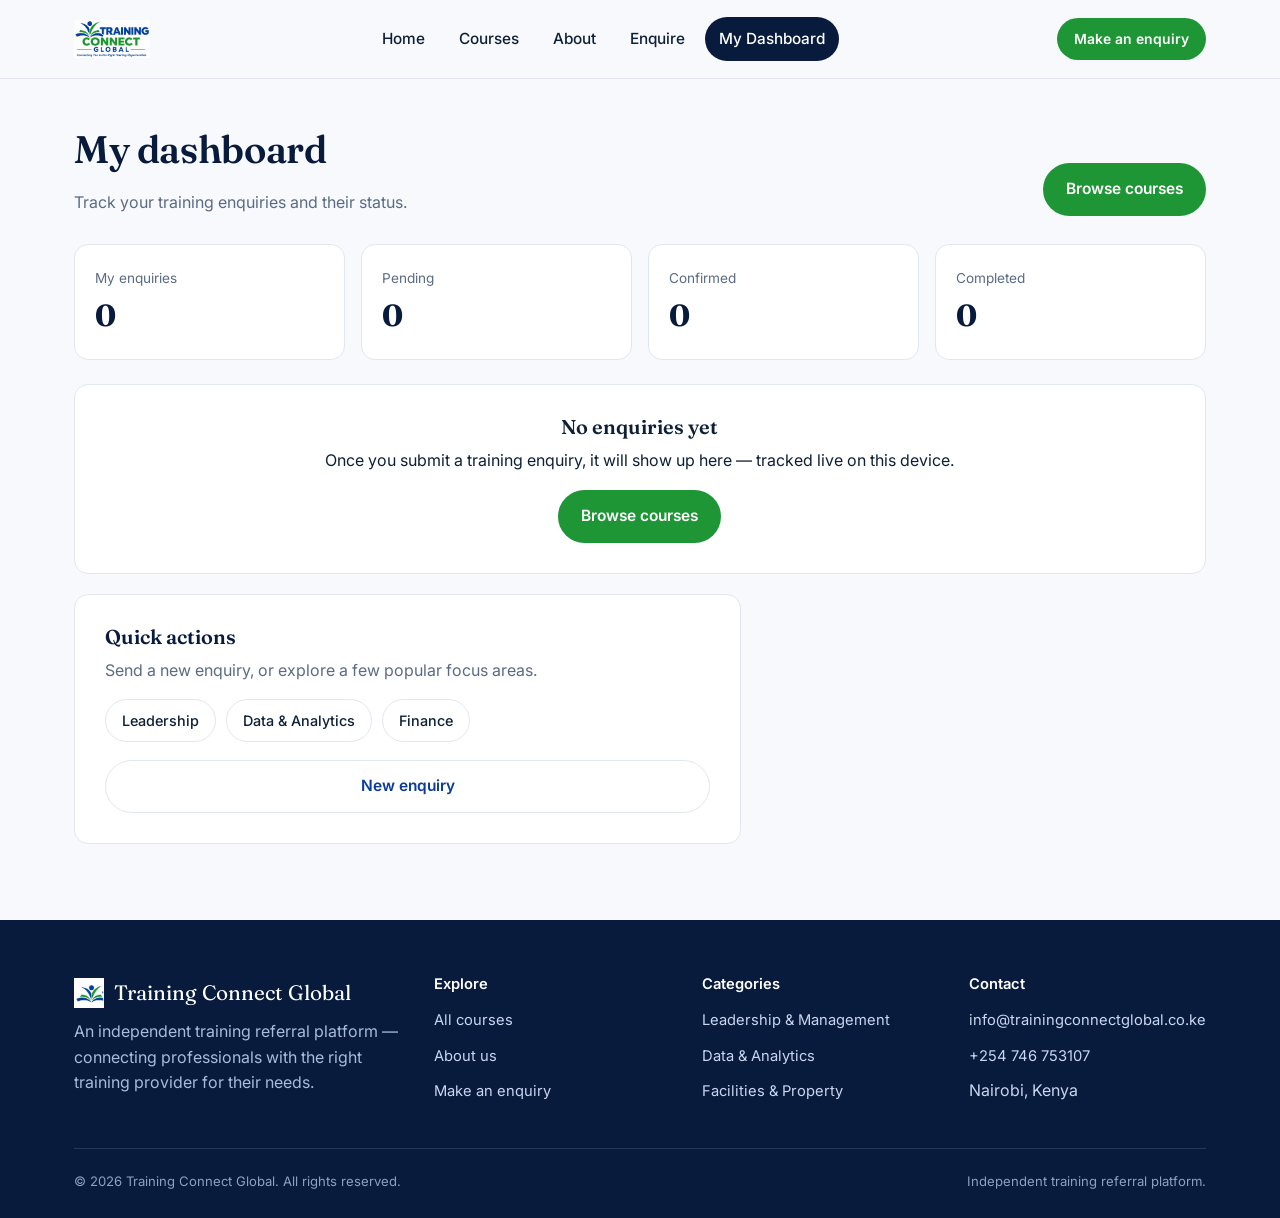
<file: dashboard.html>
<!doctype html>
<html lang="en">
<head>
<meta charset="utf-8">
<meta name="viewport" content="width=device-width,initial-scale=1">
<title>My Dashboard — Training Connect Global</title>
<link rel="icon" href="assets/favicon-32.png" sizes="32x32">
<link rel="apple-touch-icon" href="assets/favicon-192.png">
<link rel="preconnect" href="https://fonts.googleapis.com">
<link rel="preconnect" href="https://fonts.gstatic.com" crossorigin>
<link href="https://fonts.googleapis.com/css2?family=Fraunces:opsz,wght@9..144,500;9..144,600;9..144,700&family=Inter:wght@400;500;600;700&display=swap" rel="stylesheet">
<link rel="stylesheet" href="css/styles.css">
</head>
<body data-page="dashboard">

<header class="site-header">
  <div class="wrap">
    <a class="brand" href="index.html"><img src="assets/logo.png" alt="Training Connect Global"></a>
    <nav class="main-nav">
      <a href="index.html" data-nav="home">Home</a>
      <a href="courses.html" data-nav="courses">Courses</a>
      <a href="about.html" data-nav="about">About</a>
      <a href="enquire.html" data-nav="enquire">Enquire</a>
      <a href="dashboard.html" data-nav="dashboard">My Dashboard</a>
    </nav>
    <div class="nav-actions">
      <button class="nav-toggle" aria-label="Toggle menu" aria-expanded="false"><span class="bar bar-top"></span><span class="bar bar-mid"></span><span class="bar bar-bottom"></span></button>
      <a class="btn btn-primary btn-sm" href="enquire.html">Make an enquiry</a>
    </div>
  </div>
</header>

<main>
  <section class="section" style="padding-top:48px">
    <div class="wrap">
      <div class="dash-head">
        <div>
          <h1 style="font-size:clamp(1.8rem,3.5vw,2.4rem)">My dashboard</h1>
          <p class="muted" style="margin:0">Track your training enquiries and their status.</p>
        </div>
        <a class="btn btn-primary" href="courses.html">Browse courses</a>
      </div>

      <div class="stat-row">
        <div class="stat"><span>My enquiries</span><b id="statTotal">0</b></div>
        <div class="stat"><span>Pending</span><b id="statPending">0</b></div>
        <div class="stat"><span>Confirmed</span><b id="statConfirmed">0</b></div>
        <div class="stat"><span>Completed</span><b id="statCompleted">0</b></div>
      </div>

      <div class="dash-grid">
        <div class="panel" id="dashTableWrap" hidden>
          <h3>Recent enquiries</h3>
          <table>
            <thead><tr><th>Course</th><th>Date</th><th>Status</th></tr></thead>
            <tbody id="dashTableBody"></tbody>
          </table>
        </div>
        <div class="panel empty-state" id="dashEmptyState" style="grid-column:1/-1">
          <h3>No enquiries yet</h3>
          <p>Once you submit a training enquiry, it will show up here — tracked live on this device.</p>
          <a class="btn btn-primary" href="courses.html">Browse courses</a>
        </div>
        <div class="panel">
          <h3>Quick actions</h3>
          <p class="muted">Send a new enquiry, or explore a few popular focus areas.</p>
          <div class="tag-list" style="margin-bottom:18px">
            <a class="chip" href="courses.html?cat=leadership-management-strategy">Leadership</a>
            <a class="chip" href="courses.html?cat=data-analytics-business-intelligence">Data &amp; Analytics</a>
            <a class="chip" href="courses.html?cat=finance-accounting-treasury">Finance</a>
          </div>
          <a class="btn btn-line btn-block" href="enquire.html">New enquiry</a>
        </div>
      </div>
    </div>
  </section>
</main>

<footer class="site-footer">
  <div class="wrap">
    <div class="foot-grid">
      <div>
        <div class="foot-brand"><img class="mark" src="assets/icon-square.png" alt=""> Training Connect Global</div>
        <p class="muted" style="color:#A9BBDD">An independent training referral platform — connecting professionals with the right training provider for their needs.</p>
      </div>
      <div>
        <h4>Explore</h4>
        <ul>
          <li><a href="courses.html">All courses</a></li>
          <li><a href="about.html">About us</a></li>
          <li><a href="enquire.html">Make an enquiry</a></li>
        </ul>
      </div>
      <div>
        <h4>Categories</h4>
        <ul>
          <li><a href="courses.html?cat=leadership-management-strategy">Leadership &amp; Management</a></li>
          <li><a href="courses.html?cat=data-analytics-business-intelligence">Data &amp; Analytics</a></li>
          <li><a href="courses.html?cat=facilities-assets-property">Facilities &amp; Property</a></li>
        </ul>
      </div>
      <div>
        <h4>Contact</h4>
        <ul>
          <li><a href="mailto:info@trainingconnectglobal.co.ke">info@trainingconnectglobal.co.ke</a></li>
          <li><a href="tel:+254746753107">+254 746 753107</a></li>
          <li>Nairobi, Kenya</li>
        </ul>
      </div>
    </div>
    <div class="foot-bottom">
      <span>© <span data-year></span> Training Connect Global. All rights reserved.</span>
      <span>Independent training referral platform.</span>
    </div>
  </div>
</footer>

<script src="js/courses-data.js"></script>
<script src="js/app.js"></script>
<script>tcgInitDashboard();</script>
</body>
</html>
</file>
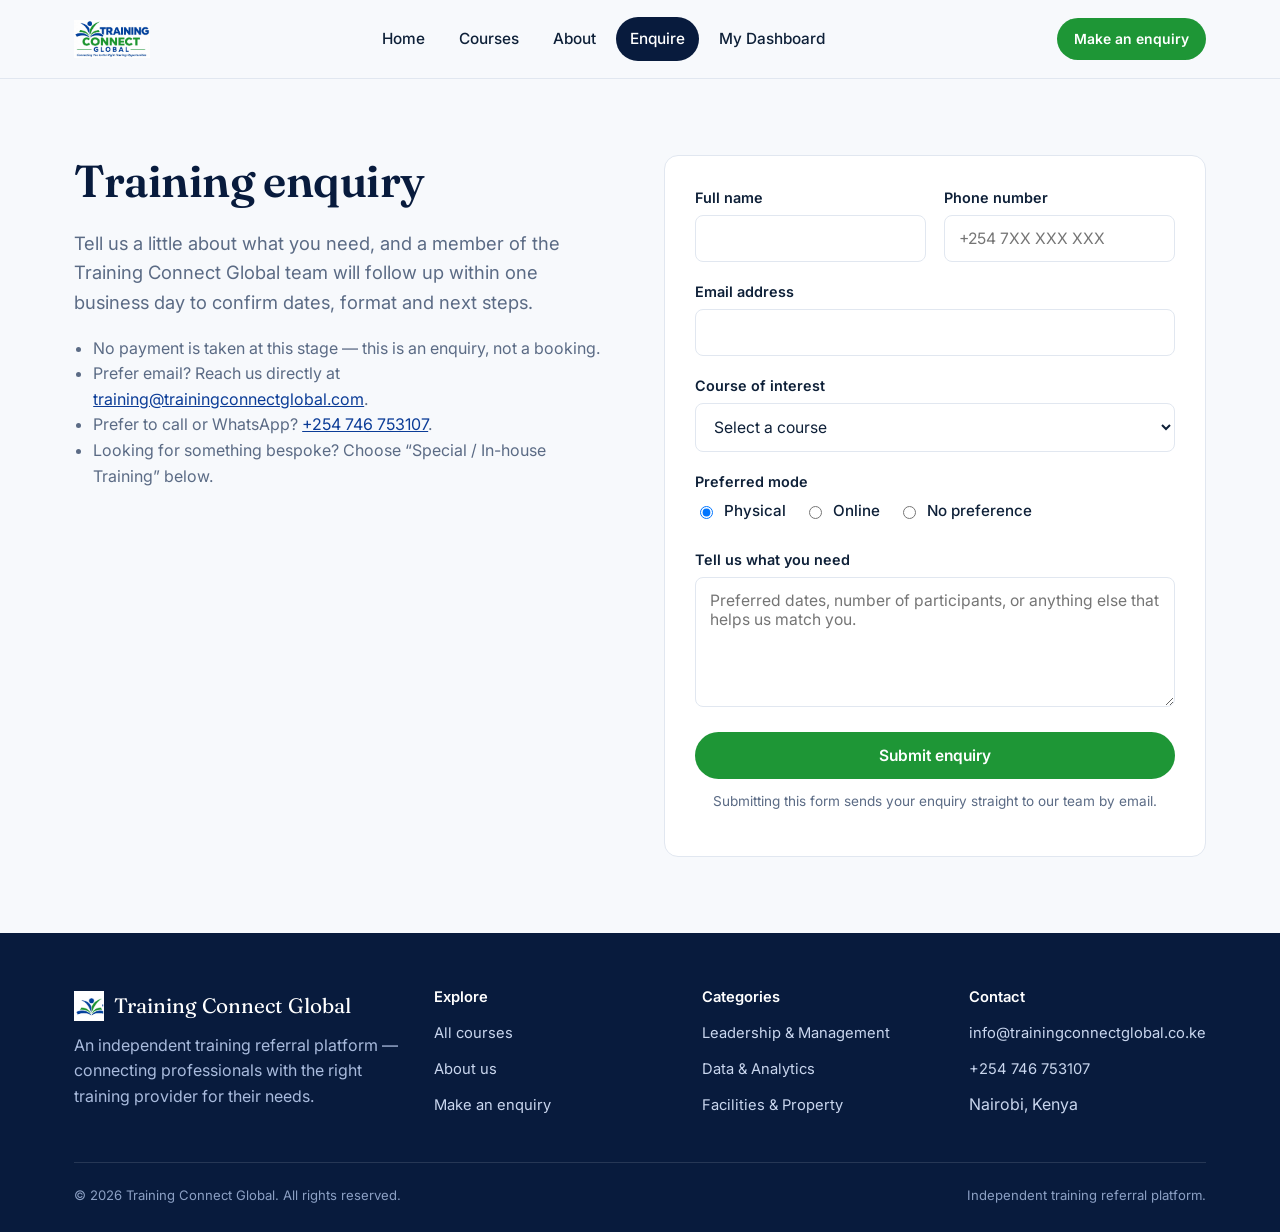
<file: enquire.html>
<!doctype html>
<html lang="en">
<head>
<meta charset="utf-8">
<meta name="viewport" content="width=device-width,initial-scale=1">
<title>Make an Enquiry — Training Connect Global</title>
<meta name="description" content="Tell us which training programme you're interested in and we'll match you with the right provider.">
<link rel="icon" href="assets/favicon-32.png" sizes="32x32">
<link rel="apple-touch-icon" href="assets/favicon-192.png">
<link rel="preconnect" href="https://fonts.googleapis.com">
<link rel="preconnect" href="https://fonts.gstatic.com" crossorigin>
<link href="https://fonts.googleapis.com/css2?family=Fraunces:opsz,wght@9..144,500;9..144,600;9..144,700&family=Inter:wght@400;500;600;700&display=swap" rel="stylesheet">
<link rel="stylesheet" href="css/styles.css">
</head>
<body data-page="enquire">

<header class="site-header">
  <div class="wrap">
    <a class="brand" href="index.html"><img src="assets/logo.png" alt="Training Connect Global"></a>
    <nav class="main-nav">
      <a href="index.html" data-nav="home">Home</a>
      <a href="courses.html" data-nav="courses">Courses</a>
      <a href="about.html" data-nav="about">About</a>
      <a href="enquire.html" data-nav="enquire">Enquire</a>
      <a href="dashboard.html" data-nav="dashboard">My Dashboard</a>
    </nav>
    <div class="nav-actions">
      <button class="nav-toggle" aria-label="Toggle menu" aria-expanded="false"><span class="bar bar-top"></span><span class="bar bar-mid"></span><span class="bar bar-bottom"></span></button>
      <a class="btn btn-primary btn-sm" href="enquire.html">Make an enquiry</a>
    </div>
  </div>
</header>

<main>
  <section class="section">
    <div class="wrap two-col" style="align-items:flex-start">
      <div>
        <h1 style="font-size:clamp(2rem,4vw,2.8rem)">Training enquiry</h1>
        <p class="lede">Tell us a little about what you need, and a member of the Training Connect Global team will follow up within one business day to confirm dates, format and next steps.</p>
        <ul class="muted">
          <li>No payment is taken at this stage — this is an enquiry, not a booking.</li>
          <li>Prefer email? Reach us directly at <a href="mailto:training@trainingconnectglobal.com" style="color:var(--blue)">training@trainingconnectglobal.com</a>.</li>
          <li>Prefer to call or WhatsApp? <a href="tel:+254746753107" style="color:var(--blue)">+254 746 753107</a>.</li>
          <li>Looking for something bespoke? Choose “Special / In-house Training” below.</li>
        </ul>
      </div>

      <div class="panel">
        <form id="enquireForm" novalidate>
          <div class="form-grid">
            <div class="field">
              <label for="f-name">Full name</label>
              <input type="text" id="f-name" required>
              <p class="error-text">Please enter your name.</p>
            </div>
            <div class="field">
              <label for="f-phone">Phone number</label>
              <input type="tel" id="f-phone" required placeholder="+254 7XX XXX XXX">
              <p class="error-text">Please enter a phone number.</p>
            </div>
          </div>
          <div class="field">
            <label for="f-email">Email address</label>
            <input type="email" id="f-email" required>
            <p class="error-text">Please enter a valid email address.</p>
          </div>
          <div class="field">
            <label for="f-course">Course of interest</label>
            <select id="f-course" required>
              <option value="">Select a course</option>
            </select>
            <p class="error-text">Please select a course.</p>
          </div>
          <div class="field">
            <label>Preferred mode</label>
            <div class="radio-row">
              <label><input type="radio" name="mode" value="Physical" checked> Physical</label>
              <label><input type="radio" name="mode" value="Online"> Online</label>
              <label><input type="radio" name="mode" value="No preference"> No preference</label>
            </div>
          </div>
          <div class="field">
            <label for="f-message">Tell us what you need</label>
            <textarea id="f-message" placeholder="Preferred dates, number of participants, or anything else that helps us match you."></textarea>
          </div>
          <button type="submit" class="btn btn-primary btn-block">Submit enquiry</button>
          <p class="form-alert" id="enquireError" hidden>Something went wrong sending your enquiry. Please try again, or reach us directly at <a href="mailto:training@trainingconnectglobal.com">training@trainingconnectglobal.com</a> or <a href="tel:+254746753107">+254 746 753107</a>.</p>
          <p class="small-note" style="text-align:center;margin-top:12px">Submitting this form sends your enquiry straight to our team by email.</p>
        </form>

        <div class="form-success" id="enquireSuccess">
          <div class="mark">✓</div>
          <h3>Enquiry received</h3>
          <p class="muted">Thanks — we've noted your interest in <strong id="successCourse">that course</strong>. A member of the team will follow up within one business day.</p>
          <a class="btn btn-line" href="dashboard.html">View my dashboard</a>
        </div>
      </div>
    </div>
  </section>
</main>

<footer class="site-footer">
  <div class="wrap">
    <div class="foot-grid">
      <div>
        <div class="foot-brand"><img class="mark" src="assets/icon-square.png" alt=""> Training Connect Global</div>
        <p class="muted" style="color:#A9BBDD">An independent training referral platform — connecting professionals with the right training provider for their needs.</p>
      </div>
      <div>
        <h4>Explore</h4>
        <ul>
          <li><a href="courses.html">All courses</a></li>
          <li><a href="about.html">About us</a></li>
          <li><a href="enquire.html">Make an enquiry</a></li>
        </ul>
      </div>
      <div>
        <h4>Categories</h4>
        <ul>
          <li><a href="courses.html?cat=leadership-management-strategy">Leadership &amp; Management</a></li>
          <li><a href="courses.html?cat=data-analytics-business-intelligence">Data &amp; Analytics</a></li>
          <li><a href="courses.html?cat=facilities-assets-property">Facilities &amp; Property</a></li>
        </ul>
      </div>
      <div>
        <h4>Contact</h4>
        <ul>
          <li><a href="mailto:info@trainingconnectglobal.co.ke">info@trainingconnectglobal.co.ke</a></li>
          <li><a href="tel:+254746753107">+254 746 753107</a></li>
          <li>Nairobi, Kenya</li>
        </ul>
      </div>
    </div>
    <div class="foot-bottom">
      <span>© <span data-year></span> Training Connect Global. All rights reserved.</span>
      <span>Independent training referral platform.</span>
    </div>
  </div>
</footer>

<script src="js/courses-data.js"></script>
<script src="js/app.js"></script>
<script>tcgInitEnquireForm();</script>
</body>
</html>
</file>
<file: css/styles.css>
/* ============================================================
   Training Connect Global — shared stylesheet
   Tokens
   ============================================================ */
:root{
  --ink:#0E2038;
  --navy:#081B3D;
  --navy-soft:#122A52;
  --blue:#0B3C97;
  --blue-bright:#1D5FD6;
  --green:#1E9636;
  --green-deep:#146B27;
  --green-tint:#E7F6EA;
  --blue-tint:#E9F0FC;
  --paper:#F7F9FC;
  --paper-alt:#EFF3FA;
  --card:#FFFFFF;
  --line:#E1E7F0;
  --muted:#5B6B85;
  --radius-s:8px;
  --radius-m:14px;
  --radius-l:26px;
  --shadow:0 1px 2px rgba(14,32,56,.04), 0 12px 32px -16px rgba(14,32,56,.18);
  --maxw:1180px;
  --serif:"Fraunces", Georgia, "Times New Roman", serif;
  --sans:"Inter", -apple-system, BlinkMacSystemFont, "Segoe UI", Arial, sans-serif;
}

*,*::before,*::after{box-sizing:border-box}
html{scroll-behavior:smooth}
body{
  margin:0;
  font-family:var(--sans);
  background:var(--paper);
  color:var(--ink);
  -webkit-font-smoothing:antialiased;
  line-height:1.6;
}
img{max-width:100%;display:block}
a{color:inherit}
h1,h2,h3,h4{font-family:var(--serif);font-weight:600;line-height:1.15;margin:0 0 .5em;color:var(--navy)}
h1{font-size:clamp(2.4rem,4.5vw,3.6rem);letter-spacing:-.01em}
h2{font-size:clamp(1.7rem,3vw,2.3rem);letter-spacing:-.01em}
h3{font-size:1.25rem}
p{margin:0 0 1em;color:var(--ink)}
.lede{font-size:1.15rem;color:var(--muted);max-width:60ch}
.muted{color:var(--muted)}
ul{padding-left:1.2em}
:focus-visible{outline:3px solid var(--green);outline-offset:2px}
@media (prefers-reduced-motion: reduce){
  html{scroll-behavior:auto}
  *{animation-duration:.001ms !important;transition-duration:.001ms !important}
}

.wrap{max-width:var(--maxw);margin:0 auto;padding:0 24px}
.section{padding:76px 0}
.section-tight{padding:44px 0}
@media(max-width:720px){.section{padding:52px 0}}

/* ---------- Buttons ---------- */
.btn{
  display:inline-flex;align-items:center;gap:8px;
  font-family:var(--sans);font-weight:600;font-size:.97rem;
  padding:13px 22px;border-radius:999px;border:1.5px solid transparent;
  cursor:pointer;text-decoration:none;transition:transform .15s ease, box-shadow .15s ease, background-color .15s ease;
  white-space:nowrap;
}
.btn:active{transform:translateY(1px)}
.btn-primary{background:var(--green);color:#fff}
.btn-primary:hover{background:var(--green-deep)}
.btn-outline{background:transparent;color:#fff;border-color:rgba(255,255,255,.55)}
.btn-outline:hover{background:rgba(255,255,255,.12)}
.btn-line{background:transparent;color:var(--blue);border-color:var(--line)}
.btn-line:hover{border-color:var(--blue);background:var(--blue-tint)}
.btn-sm{padding:9px 16px;font-size:.87rem}
.btn-block{width:100%;justify-content:center}

/* ---------- Header / Nav ---------- */
.site-header{
  position:sticky;top:0;z-index:40;
  border-bottom:1px solid var(--line);
}
/* backdrop-filter lives on a pseudo-element, not the header itself, so it
   never becomes a containing block for the fixed mobile nav panel below */
.site-header::before{
  content:"";position:absolute;inset:0;z-index:-1;
  background:rgba(247,249,252,.92);
  backdrop-filter:saturate(180%) blur(10px);
}
.site-header .wrap{display:flex;align-items:center;justify-content:space-between;gap:20px;height:78px}
.brand{display:flex;align-items:center;gap:10px;text-decoration:none}
.brand img{height:38px;width:auto}
.main-nav{display:flex;align-items:center;gap:6px}
.main-nav a{
  padding:10px 14px;border-radius:999px;text-decoration:none;color:var(--ink);
  font-weight:500;font-size:.96rem;transition:background-color .15s ease, color .15s ease;
}
.main-nav a:hover{background:var(--blue-tint);color:var(--blue)}
.main-nav a.is-active{background:var(--navy);color:#fff}
.nav-actions{display:flex;align-items:center;gap:10px}
.nav-toggle{
  display:none;border:1px solid var(--line);background:#fff;border-radius:10px;
  width:42px;height:42px;cursor:pointer;position:relative;
}
.nav-toggle .bar{
  position:absolute;left:11px;right:11px;height:2px;background:var(--navy);border-radius:2px;
  transition:transform .2s ease, opacity .2s ease;
}
.nav-toggle .bar-top{top:14px}
.nav-toggle .bar-mid{top:20px}
.nav-toggle .bar-bottom{top:26px}
.site-header.nav-open .nav-toggle .bar-top{transform:translateY(6px) rotate(45deg)}
.site-header.nav-open .nav-toggle .bar-mid{opacity:0}
.site-header.nav-open .nav-toggle .bar-bottom{transform:translateY(-6px) rotate(-45deg)}

@media(max-width:860px){
  .nav-toggle{display:block}
  .main-nav{
    position:fixed;top:78px;right:0;bottom:0;left:0;height:calc(100vh - 78px);
    background:var(--paper);overflow-y:auto;
    flex-direction:column;align-items:stretch;padding:14px 20px;gap:2px;
    transform:translateY(-8px);opacity:0;pointer-events:none;transition:opacity .18s ease, transform .18s ease;
    border-top:1px solid var(--line);
  }
  .main-nav a{padding:14px 12px;font-size:1.05rem}
  .site-header.nav-open .main-nav{transform:translateY(0);opacity:1;pointer-events:auto}
  .nav-actions .btn{display:none}
  .site-header.nav-open .nav-actions .btn{display:inline-flex;margin-top:8px}
  .site-header.nav-open .nav-actions{flex-direction:column;align-items:stretch;position:fixed;left:20px;right:20px;bottom:20px}
}

/* ---------- Hero ---------- */
.hero{background:linear-gradient(160deg,var(--navy) 0%, #0C2C63 62%, var(--blue) 130%);color:#fff;overflow:hidden;position:relative}
.hero .wrap{display:grid;grid-template-columns:1.15fr .85fr;gap:56px;align-items:center;padding-top:64px;padding-bottom:64px}
.hero-copy p.lede{color:#CFDBF2}
.hero h1{color:#fff}
.hero-kicker{color:#8FD4A2;font-weight:600;font-size:1rem;margin:0 0 10px}
.hero-ctas{display:flex;gap:14px;margin-top:30px;flex-wrap:wrap}
.hero-figure{position:relative}
.hero-figure svg{width:100%;height:auto;display:block}
.hero-stats{display:flex;gap:0;margin-top:44px;border-top:1px solid rgba(255,255,255,.18);padding-top:26px;flex-wrap:wrap;gap:30px}
.hero-stats div b{display:block;font-family:var(--serif);font-size:1.5rem}
.hero-stats div span{color:#B9C9E8;font-size:.88rem}
@media(max-width:860px){
  .hero .wrap{grid-template-columns:1fr;padding-top:40px;padding-bottom:44px}
  .hero-figure{order:-1;max-width:280px;margin:0 auto}
}

/* ---------- Section headers ---------- */
.section-head{max-width:640px;margin-bottom:40px}
.section-head.center{margin-left:auto;margin-right:auto;text-align:center}

/* ---------- Category / course cards ---------- */
.cat-grid{display:grid;grid-template-columns:repeat(3,1fr);gap:20px}
.cat-card{
  background:var(--card);border:1px solid var(--line);border-radius:var(--radius-m);
  padding:26px 24px;text-decoration:none;display:block;
  border-left:4px solid var(--accent, var(--blue));
  transition:box-shadow .18s ease, transform .18s ease;
}
.cat-card:hover{box-shadow:var(--shadow);transform:translateY(-2px)}
.cat-card h3{margin-bottom:6px}
.cat-card p{color:var(--muted);margin-bottom:10px;font-size:.95rem}
.cat-card .count{font-size:.85rem;color:var(--accent,var(--blue));font-weight:600}

.course-grid{display:grid;grid-template-columns:repeat(3,1fr);gap:22px}
.course-card{
  background:var(--card);border:1px solid var(--line);border-radius:var(--radius-m);
  overflow:hidden;display:flex;flex-direction:column;
}
.course-card .bar{height:5px;background:var(--accent,var(--blue))}
.course-card .body{padding:24px;display:flex;flex-direction:column;gap:10px;flex:1}
.course-card .cat-label{font-size:.82rem;font-weight:600;color:var(--accent,var(--blue))}
.course-card h3{margin:0;font-size:1.15rem}
.course-card p{color:var(--muted);font-size:.94rem;margin:0;flex:1}
.course-meta{display:flex;gap:14px;font-size:.84rem;color:var(--muted);flex-wrap:wrap}
.course-meta span{display:flex;align-items:center;gap:6px}
.course-card .row{display:flex;gap:10px;margin-top:6px;flex-wrap:wrap}

@media(max-width:900px){.cat-grid,.course-grid{grid-template-columns:repeat(2,1fr)}}
@media(max-width:600px){.cat-grid,.course-grid{grid-template-columns:1fr}}

/* ---------- Filter bar ---------- */
.filter-controls{display:flex;align-items:center;gap:14px;flex-wrap:wrap;margin-bottom:18px}
.filter-controls select{width:auto;min-width:240px;max-width:100%;flex:0 0 auto;font-weight:600}
.results-count{margin-left:auto;color:var(--muted);font-size:.9rem;white-space:nowrap}
.filter-bar{display:flex;flex-wrap:wrap;gap:10px;margin-bottom:0}
@media(max-width:640px){
  .filter-controls select{min-width:100%}
  .results-count{margin-left:0}
}
.chip{
  border:1.5px solid var(--line);background:#fff;border-radius:999px;padding:9px 16px;
  font-size:.9rem;font-weight:500;cursor:pointer;color:var(--ink);text-decoration:none;display:inline-block;
}
.chip.is-active{background:var(--navy);border-color:var(--navy);color:#fff}
.search-row{display:flex;gap:12px;margin-bottom:26px;flex-wrap:wrap}
.search-row input[type="search"]{flex:1;min-width:220px}
.empty-state{
  border:1.5px dashed var(--line);border-radius:var(--radius-m);padding:48px 24px;text-align:center;color:var(--muted);
}
.empty-state h3{color:var(--ink)}

/* ---------- Steps ---------- */
.steps{display:grid;grid-template-columns:repeat(3,1fr);gap:22px}
.step{background:var(--card);border:1px solid var(--line);border-radius:var(--radius-m);padding:26px}
.step .num{
  width:36px;height:36px;border-radius:50%;background:var(--green-tint);color:var(--green-deep);
  display:grid;place-items:center;font-weight:700;font-family:var(--serif);margin-bottom:14px;
}
@media(max-width:860px){.steps{grid-template-columns:1fr}}

/* ---------- CTA band ---------- */
.cta-band{background:var(--paper-alt);border-top:1px solid var(--line);border-bottom:1px solid var(--line)}
.cta-band .wrap{display:flex;align-items:center;justify-content:space-between;gap:30px;flex-wrap:wrap;padding-top:52px;padding-bottom:52px}
.cta-band h2{margin-bottom:6px}

/* ---------- Panels / forms ---------- */
.panel{background:var(--card);border:1px solid var(--line);border-radius:var(--radius-m);padding:30px}
.field{margin-bottom:18px}
.field label{display:block;font-weight:600;font-size:.9rem;margin-bottom:6px}
.field .hint{font-size:.82rem;color:var(--muted);margin-top:4px}
input[type="text"],input[type="email"],input[type="tel"],input[type="search"],select,textarea{
  width:100%;padding:13px 14px;border:1.5px solid var(--line);border-radius:var(--radius-s);
  font-family:var(--sans);font-size:.98rem;background:#fff;color:var(--ink);
}
textarea{min-height:130px;resize:vertical}
input:focus,select:focus,textarea:focus{border-color:var(--blue-bright);outline:none;box-shadow:0 0 0 3px var(--blue-tint)}
.radio-row{display:flex;gap:18px;flex-wrap:wrap}
.radio-row label{display:flex;align-items:center;gap:8px;font-weight:500;font-size:.95rem}
.form-grid{display:grid;grid-template-columns:1fr 1fr;gap:0 18px}
@media(max-width:640px){.form-grid{grid-template-columns:1fr}}
.form-success{
  display:none;text-align:center;padding:46px 20px;
}
.form-success.is-visible{display:block}
.form-success .mark{
  width:56px;height:56px;border-radius:50%;background:var(--green-tint);color:var(--green-deep);
  display:grid;place-items:center;margin:0 auto 18px;font-size:1.5rem;
}
.error-text{color:#B3261E;font-size:.84rem;margin-top:6px;display:none}
.field.has-error input,.field.has-error select,.field.has-error textarea{border-color:#B3261E}
.field.has-error .error-text{display:block}
.form-alert{background:#FDEDEC;border:1px solid #F3C6C2;color:#8B2119;padding:12px 14px;border-radius:var(--radius-s);font-size:.88rem;margin-top:16px;text-align:center}

/* ---------- Course detail ---------- */
.detail-head{display:grid;grid-template-columns:1fr 320px;gap:40px;align-items:start}
.detail-side{position:sticky;top:100px}
.detail-side .price-tag{font-family:var(--serif);font-size:1.4rem;color:var(--navy);margin-bottom:2px}
.meta-list{list-style:none;padding:0;margin:18px 0;display:flex;flex-direction:column;gap:12px}
.meta-list li{display:flex;justify-content:space-between;gap:14px;font-size:.92rem;border-bottom:1px dashed var(--line);padding-bottom:10px}
.meta-list li span{flex:0 0 auto}
.meta-list li b{text-align:right;min-width:0}
.meta-list li b{color:var(--navy)}
.breadcrumb{font-size:.88rem;color:var(--muted);margin-bottom:22px}
.breadcrumb a{color:var(--blue);text-decoration:none}
.pill{display:inline-block;background:var(--blue-tint);color:var(--blue);border-radius:999px;padding:5px 13px;font-size:.82rem;font-weight:600;margin-bottom:16px}
.curriculum li{margin-bottom:8px}
@media(max-width:900px){.detail-head{grid-template-columns:1fr}.detail-side{position:static}}

/* ---------- Dashboards ---------- */
.dash-head{display:flex;justify-content:space-between;align-items:flex-end;gap:20px;margin-bottom:28px;flex-wrap:wrap}
.notice{background:var(--blue-tint);border:1px solid #CFE0FA;color:var(--navy);padding:14px 18px;border-radius:var(--radius-s);margin-bottom:26px;font-size:.9rem}
.stat-row{display:grid;grid-template-columns:repeat(4,1fr);gap:16px;margin-bottom:24px}
.stat{background:var(--card);border:1px solid var(--line);border-radius:var(--radius-m);padding:20px}
.stat b{display:block;font-family:var(--serif);font-size:1.9rem;color:var(--navy)}
.stat span{color:var(--muted);font-size:.85rem}
.dash-grid{display:grid;grid-template-columns:1.5fr 1fr;gap:20px}
@media(max-width:900px){.stat-row{grid-template-columns:repeat(2,1fr)}.dash-grid{grid-template-columns:1fr}}
table{width:100%;border-collapse:collapse}
th,td{text-align:left;padding:13px 10px;border-bottom:1px solid var(--line);font-size:.88rem}
th{color:var(--muted);font-weight:600}
.badge{padding:5px 11px;border-radius:999px;font-size:.78rem;font-weight:600}
.badge-green{background:var(--green-tint);color:var(--green-deep)}
.badge-amber{background:#FFF3DA;color:#9C6A00}
.badge-blue{background:var(--blue-tint);color:var(--blue)}
.bar-track{height:8px;background:var(--paper-alt);border-radius:99px;overflow:hidden;margin:8px 0 16px}
.bar-fill{display:block;height:100%;background:var(--blue-bright);border-radius:99px}
.module-grid{display:grid;grid-template-columns:repeat(3,1fr);gap:18px;margin-top:10px}
.module-grid div{padding:6px 0}
@media(max-width:760px){.module-grid{grid-template-columns:1fr 1fr}}
@media(max-width:520px){.module-grid{grid-template-columns:1fr}}

/* ---------- Footer ---------- */
.site-footer{background:var(--navy);color:#C9D6EE;padding:56px 0 26px}
.foot-grid{display:grid;grid-template-columns:1.4fr 1fr 1fr 1fr;gap:36px;padding-bottom:36px;border-bottom:1px solid rgba(255,255,255,.12)}
.foot-brand{font-family:var(--serif);font-size:1.3rem;color:#fff;margin-bottom:10px;display:flex;align-items:center;gap:10px}
.foot-brand .mark{width:30px;height:30px}
.site-footer h4{color:#fff;font-family:var(--sans);font-weight:600;font-size:.92rem;margin-bottom:14px}
.site-footer ul{list-style:none;padding:0;margin:0;display:flex;flex-direction:column;gap:10px}
.site-footer a{color:#C9D6EE;text-decoration:none;font-size:.92rem}
.site-footer a:hover{color:#fff}
.foot-bottom{display:flex;justify-content:space-between;padding-top:22px;font-size:.82rem;color:#8CA0C4;flex-wrap:wrap;gap:10px}
@media(max-width:760px){.foot-grid{grid-template-columns:1fr 1fr}}
@media(max-width:480px){.foot-grid{grid-template-columns:1fr}}

/* ---------- Misc ---------- */
.divider{height:1px;background:var(--line);border:0;margin:0}
.two-col{display:grid;grid-template-columns:1fr 1fr;gap:48px;align-items:center}
@media(max-width:860px){.two-col{grid-template-columns:1fr}}
.tag-list{display:flex;flex-wrap:wrap;gap:10px}
.small-note{font-size:.85rem;color:var(--muted)}
</file>
